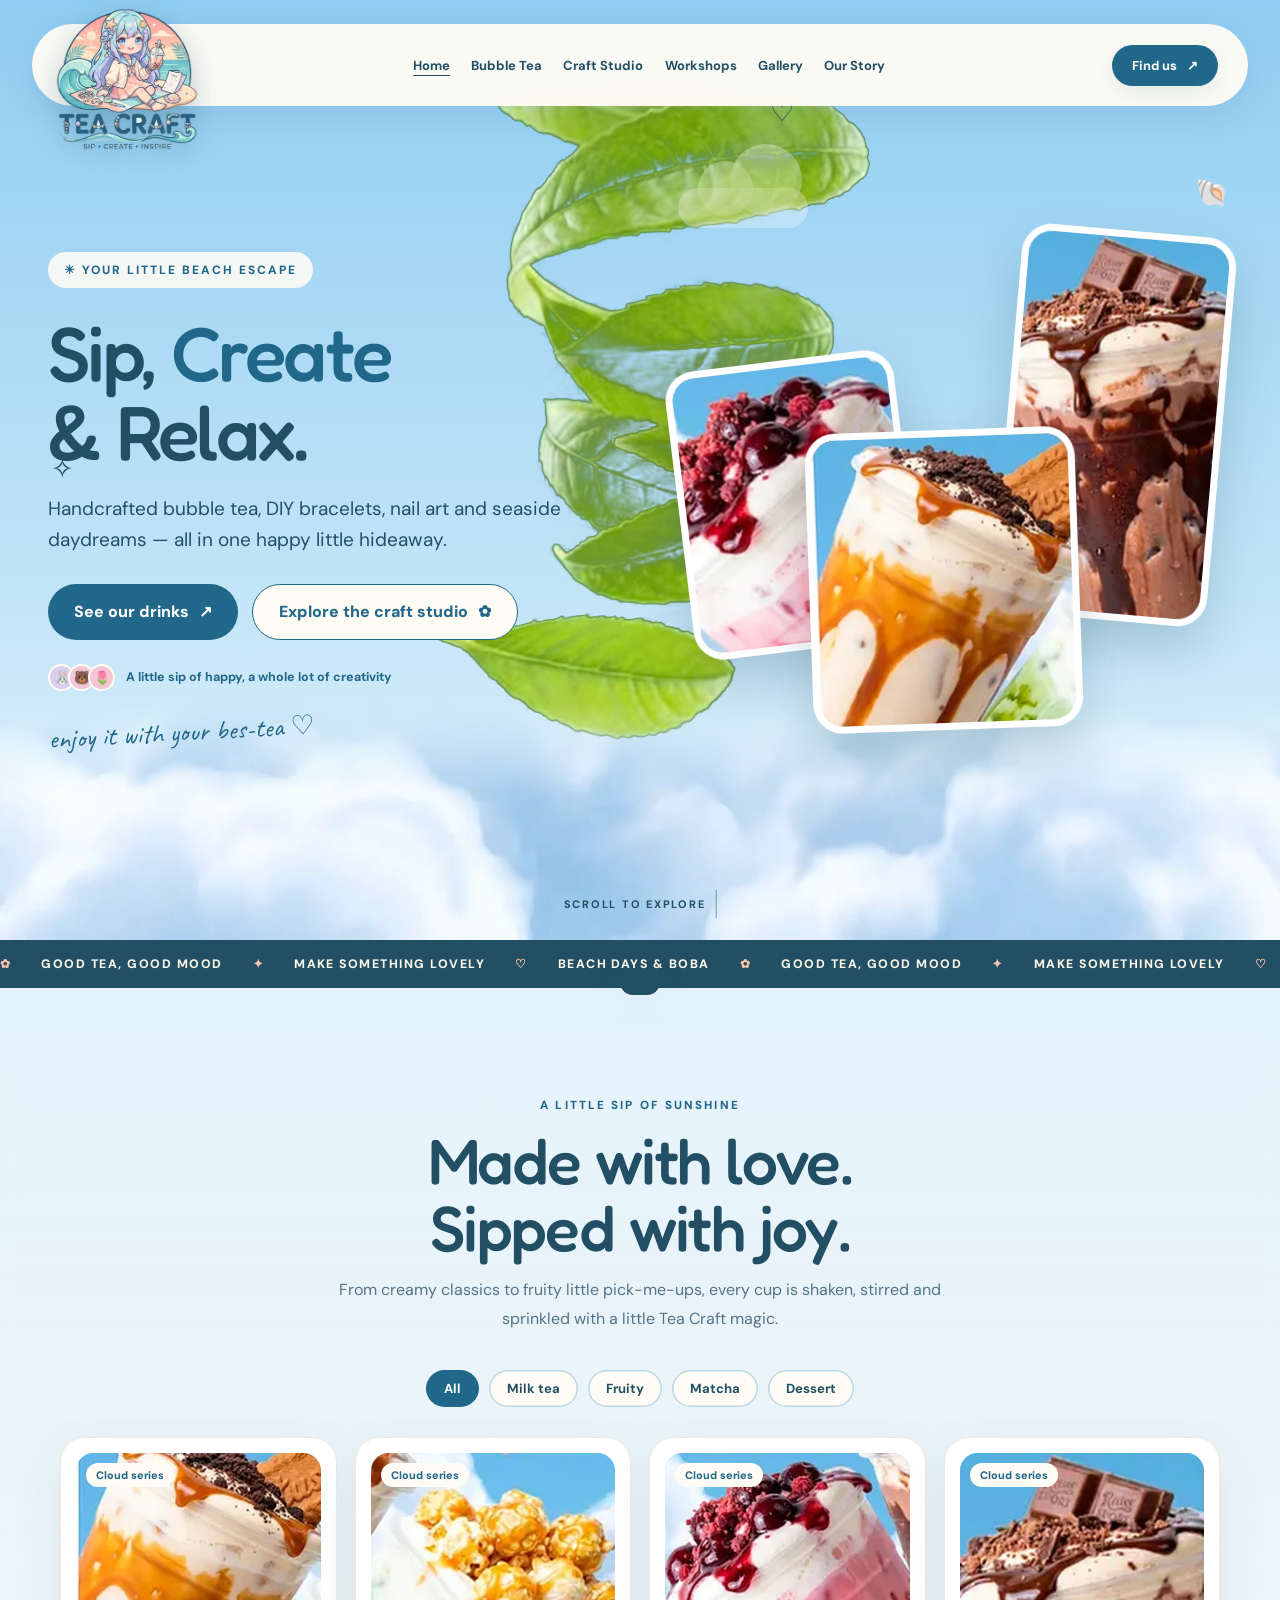
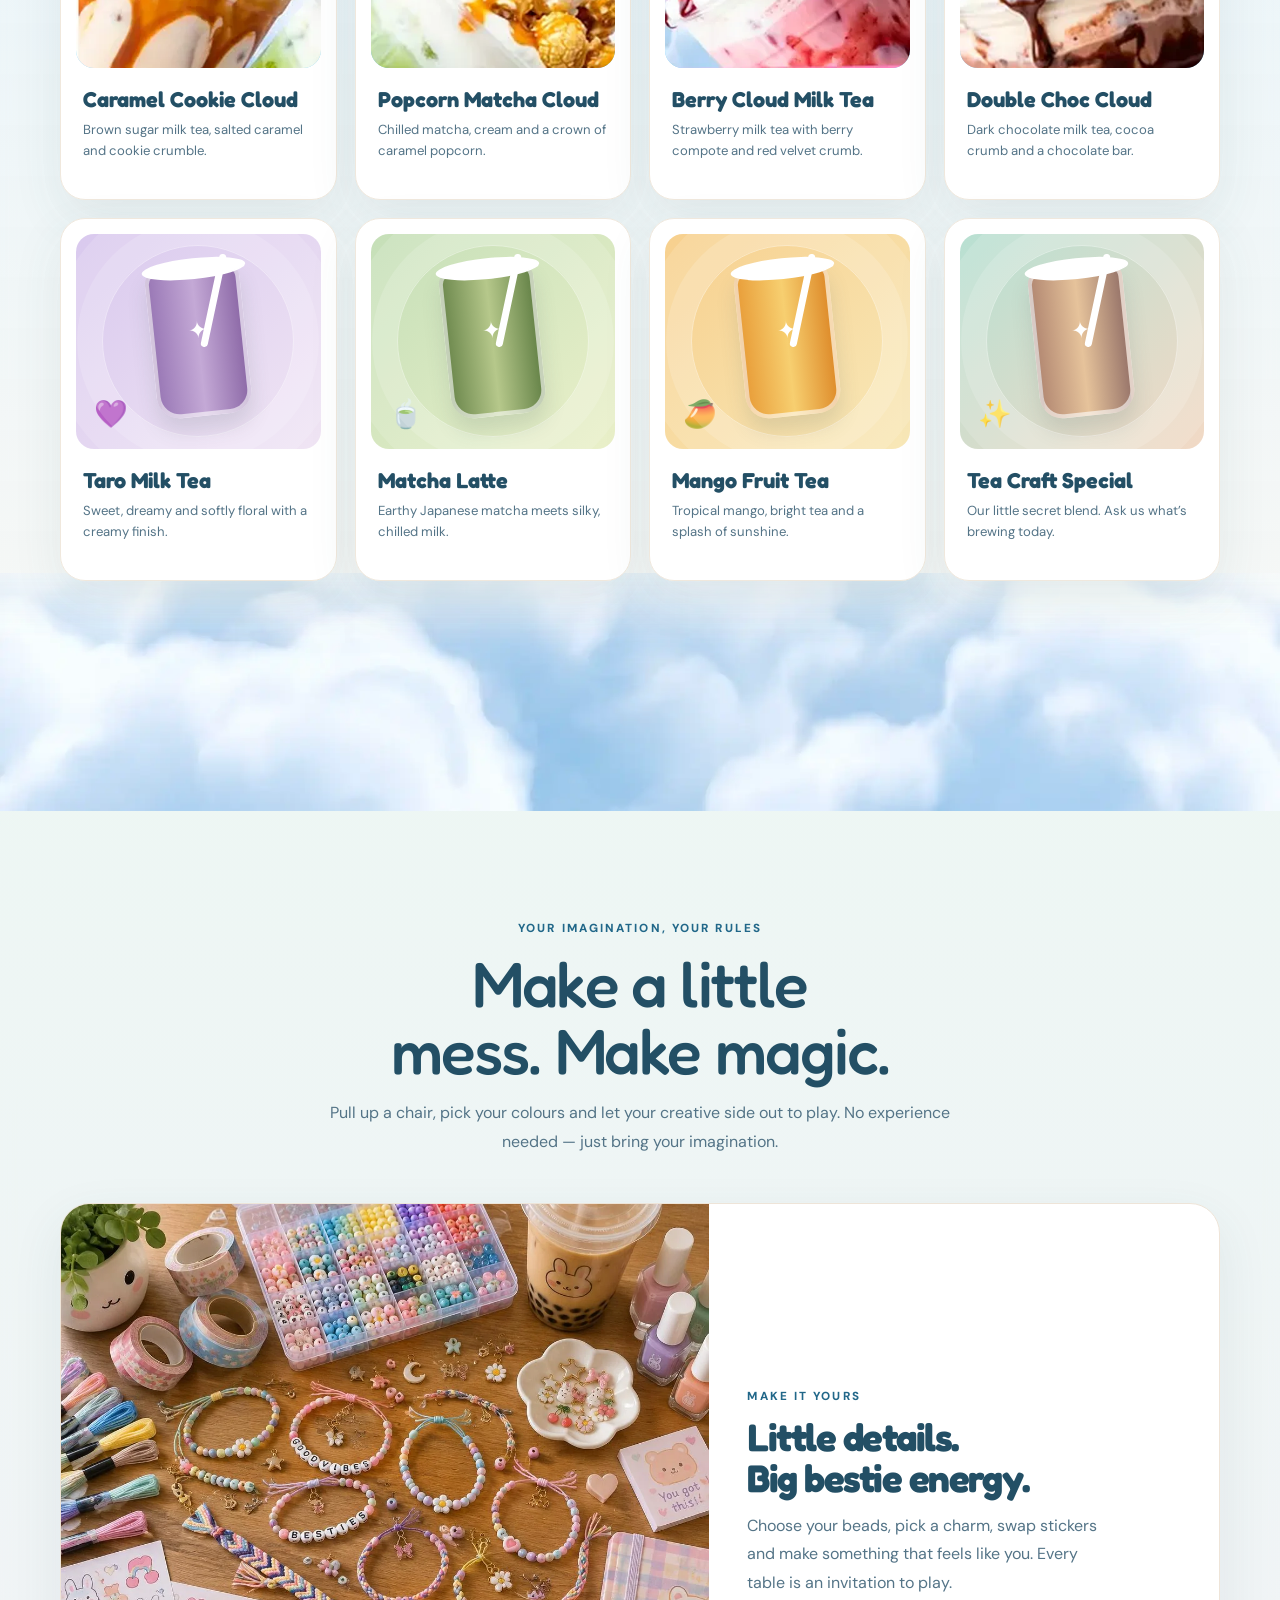
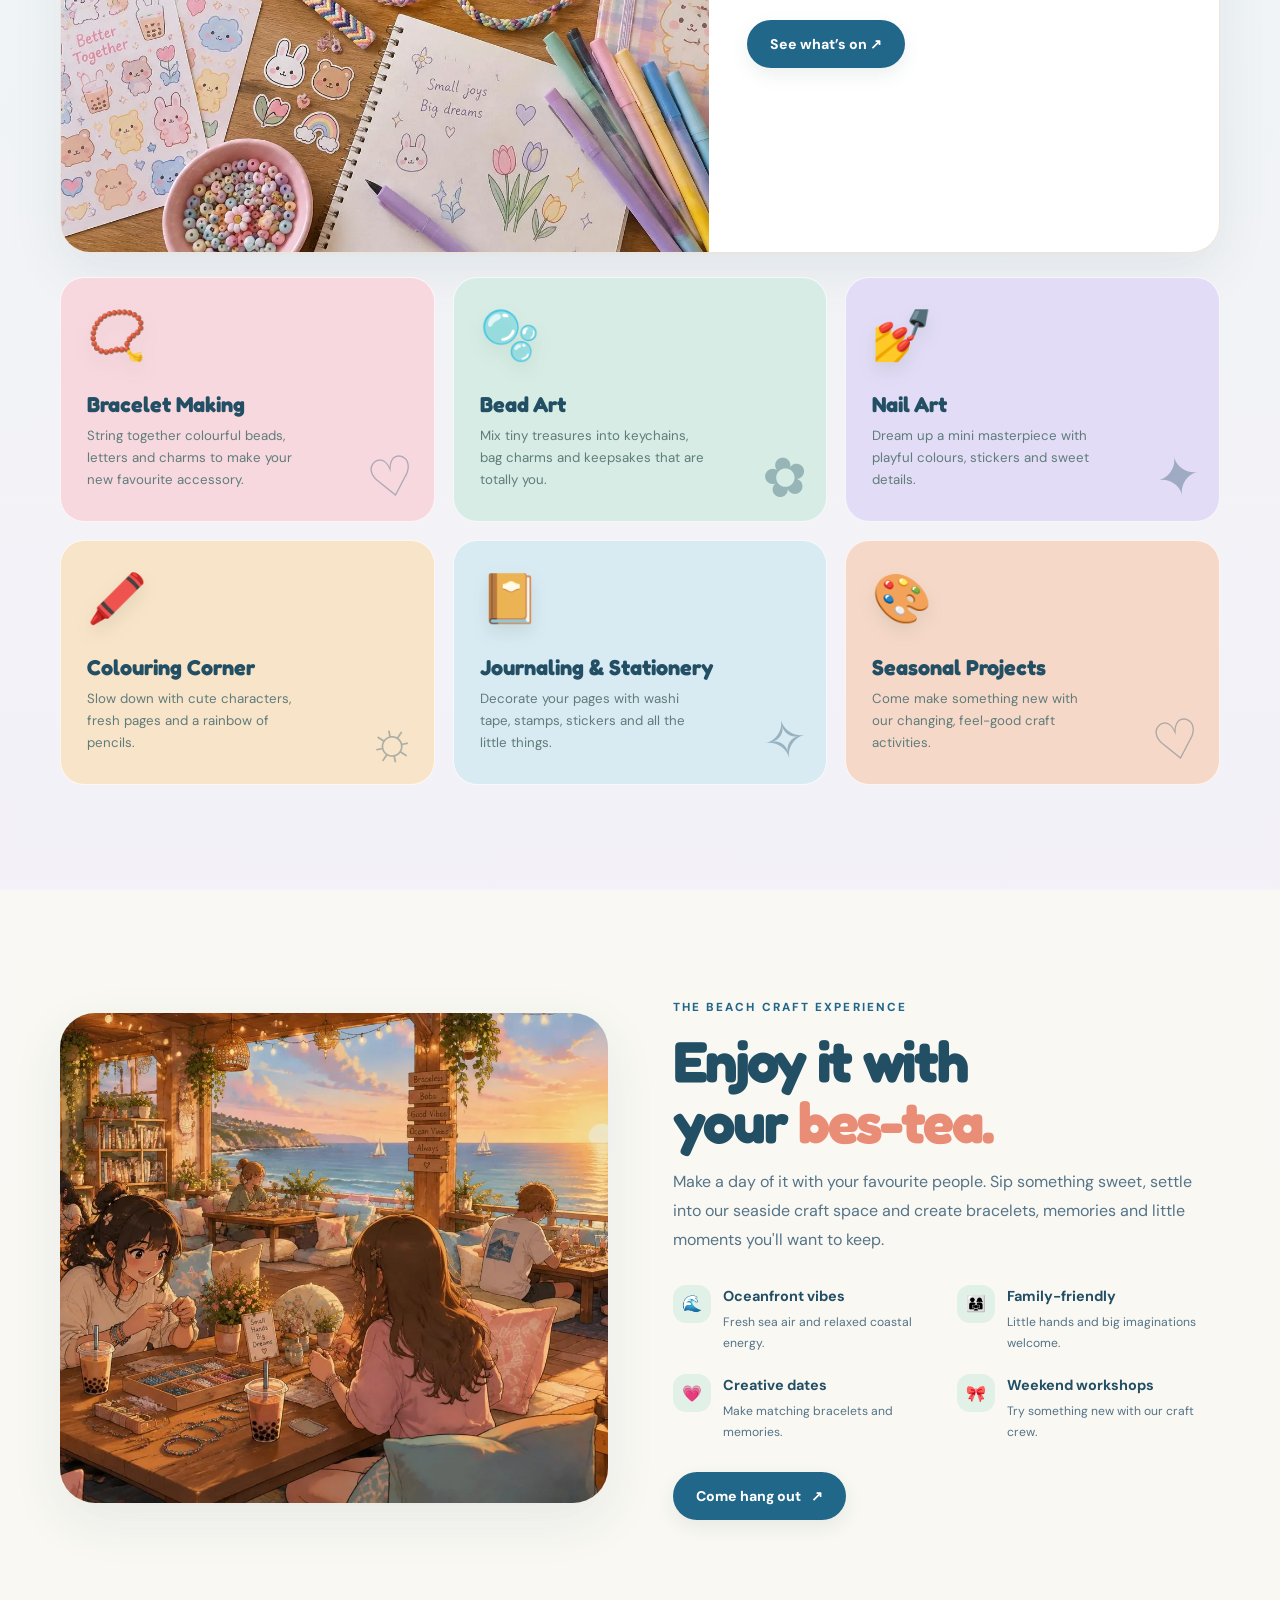
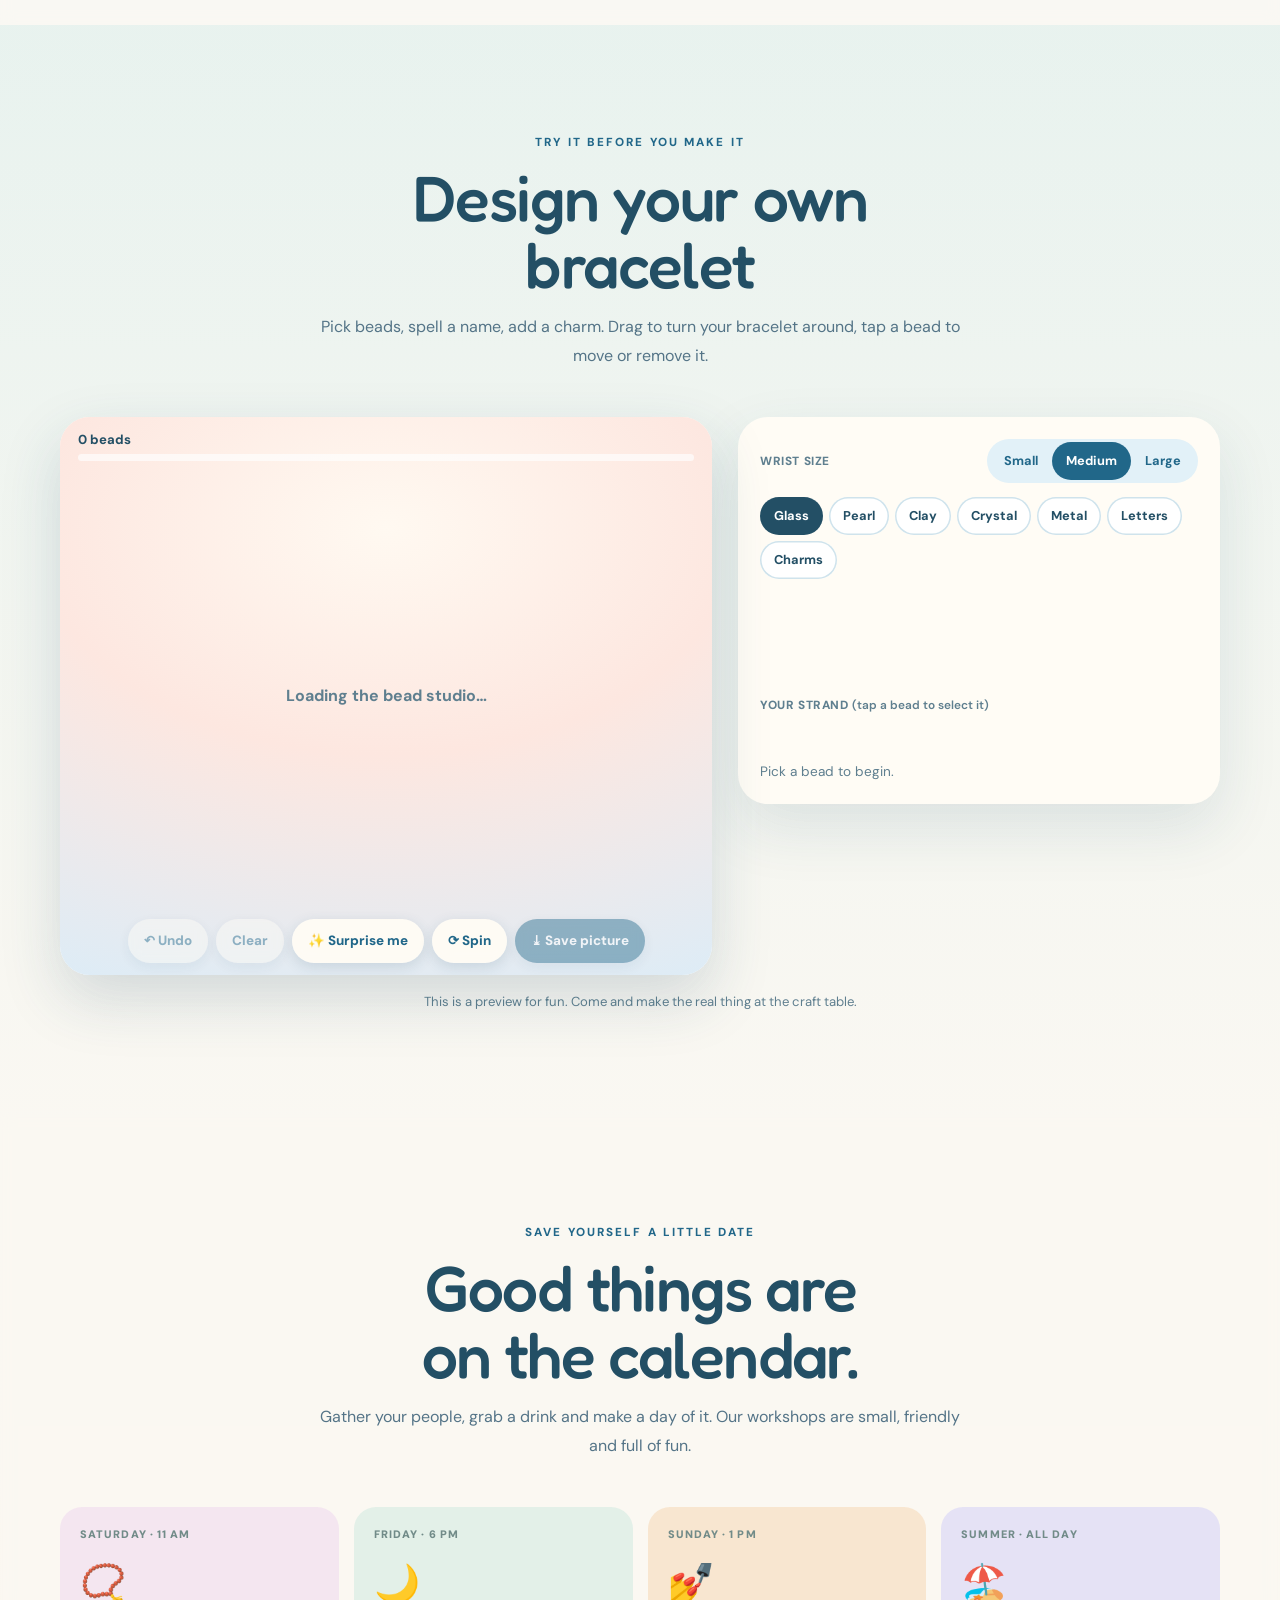
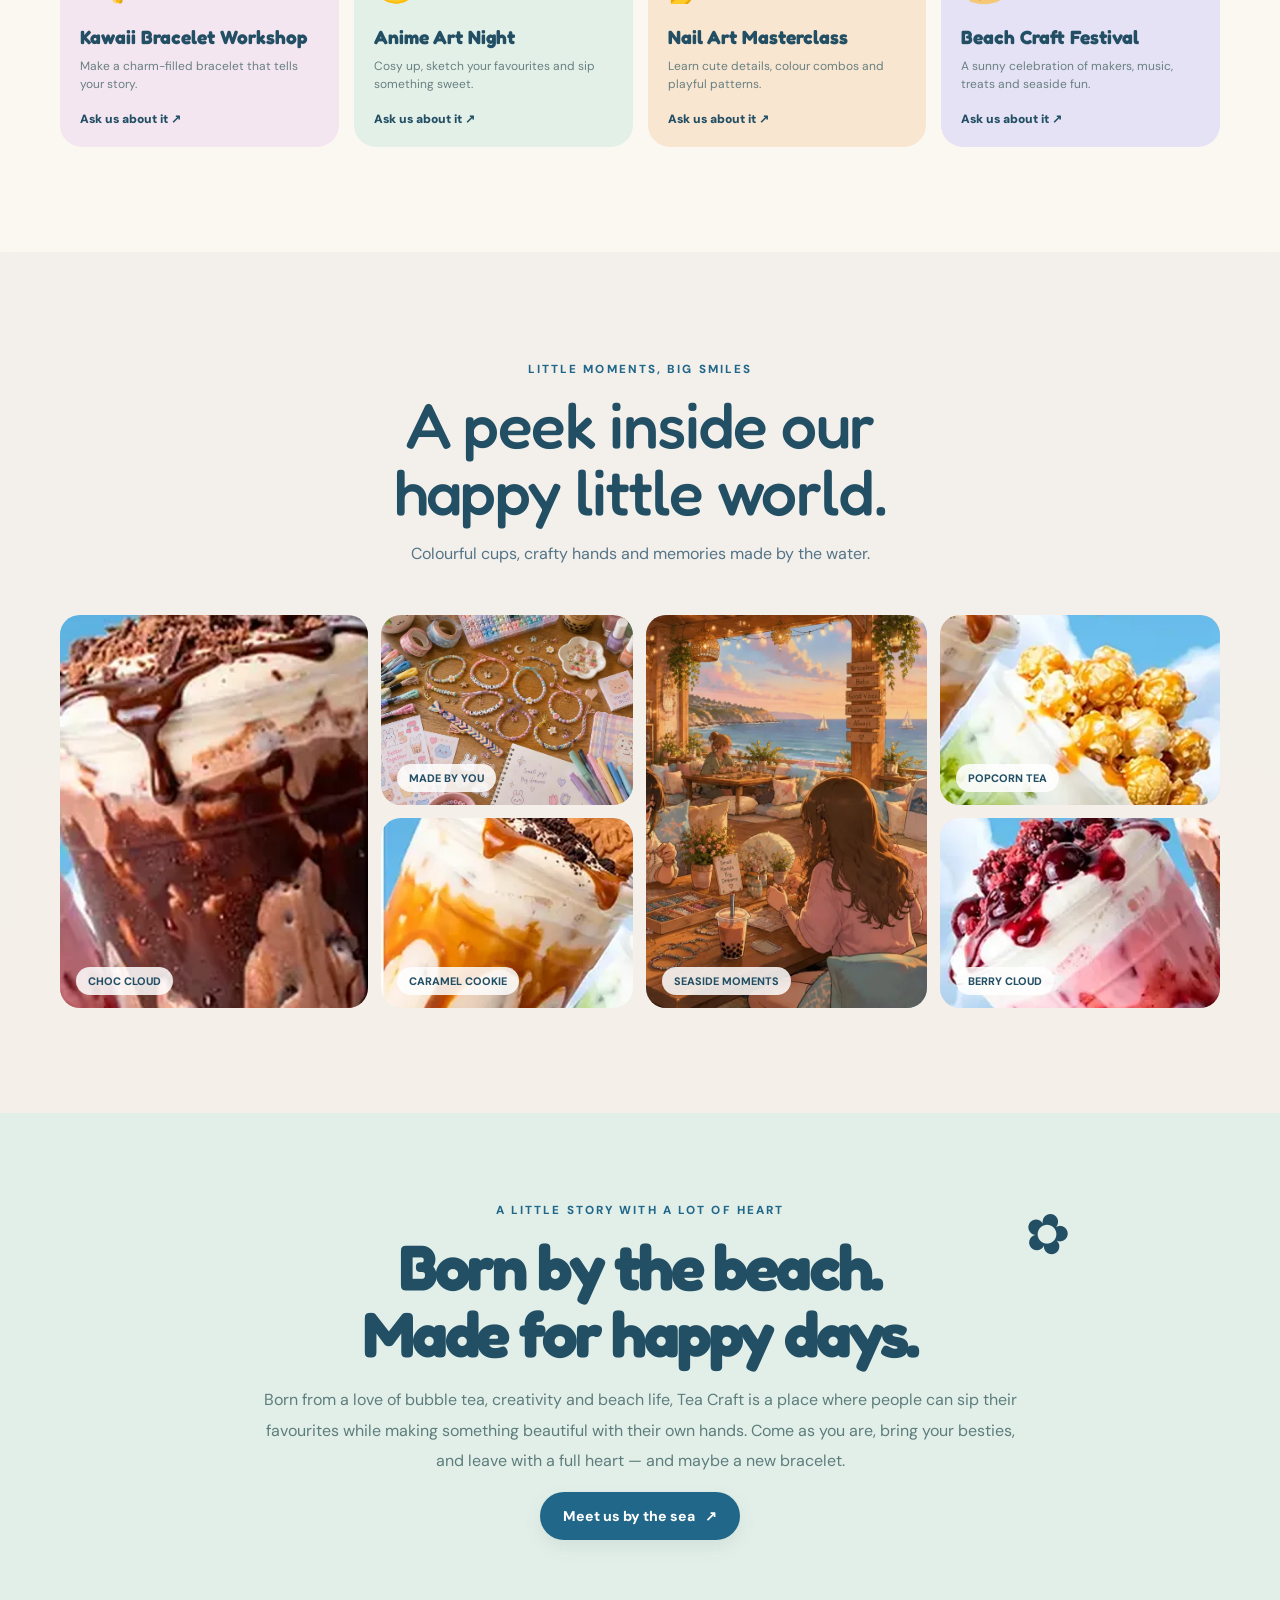
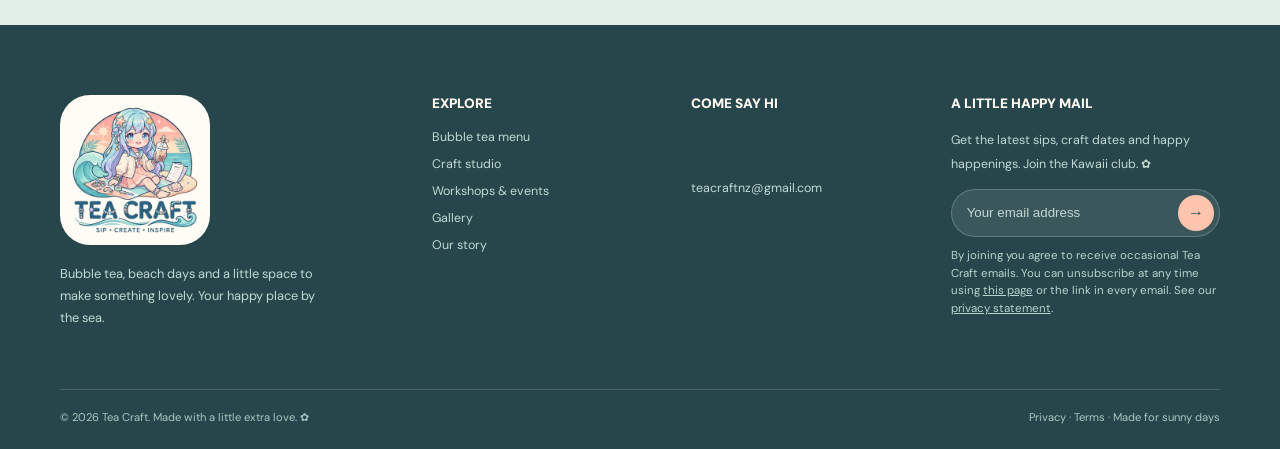
<file: index.html>
<!DOCTYPE html>
<html lang="en-NZ">
<head>
<meta charset="UTF-8"><meta name="viewport" content="width=device-width, initial-scale=1.0">
<meta name="theme-color" content="#fff8ee">
<meta name="description" content="Tea Craft — handcrafted bubble tea, beachside creativity, friendship bracelets and little moments of magic by the sea.">
<meta name="robots" content="index,follow">
<meta property="og:type" content="website">
<meta property="og:site_name" content="Tea Craft">
<meta property="og:title" content="Tea Craft — Sip, Create & Relax">
<meta property="og:description" content="Handcrafted bubble tea, DIY crafts and seaside good vibes. Bring your bes-tea.">
<meta name="twitter:card" content="summary_large_image">
<meta name="color-scheme" content="light">
<title>Tea Craft — Sip, Create & Relax</title>
<link rel="stylesheet" href="assets/fonts.css"><link rel="preload" as="font" type="font/woff2" href="assets/fonts/fredoka-latin-wght-normal.woff2" crossorigin><link rel="preload" as="font" type="font/woff2" href="assets/fonts/dm-sans-latin-wght-normal.woff2" crossorigin>
<style>
:root{--ink:#26464b;--muted:#668084;--cream:#fff8ee;--sand:#f3dfc4;--sea:#bce7e1;--blue:#8bcbd4;--peach:#ffc4ad;--pink:#f4c6d5;--lilac:#d9d0f1;--green:#b8d8bd;--coral:#f28f76;--shadow:0 18px 50px #315c5b18;--serif:'Playfair Display',Georgia,serif;--sans:'DM Sans',sans-serif}
*{box-sizing:border-box}html{scroll-behavior:smooth}body{margin:0;background:var(--cream);color:var(--ink);font-family:var(--sans);overflow-x:hidden}a{color:inherit;text-decoration:none}button{font:inherit;cursor:pointer}.wrap{width:min(1160px,calc(100% - 48px));margin:auto}.eyebrow{font-size:.73rem;font-weight:800;letter-spacing:.18em;text-transform:uppercase;color:#6d9b96}.section{padding:105px 0;position:relative}.section-head{max-width:650px;margin:0 auto 46px;text-align:center}.section-head h2{font:700 clamp(2.3rem,5vw,4rem)/1.05 var(--serif);margin:13px 0 15px;letter-spacing:-.04em}.section-head p{color:var(--muted);line-height:1.8;margin:0}.btn{display:inline-flex;align-items:center;gap:10px;border:0;border-radius:999px;padding:15px 23px;font-weight:800;font-size:.88rem;transition:.25s;box-shadow:0 7px 18px #345d5a18}.btn:hover{transform:translateY(-4px);box-shadow:0 13px 25px #345d5a25}.btn-dark{background:var(--ink);color:white}.btn-light{background:#fff;color:var(--ink)}.btn-outline{background:transparent;border:1px solid #6b9290;color:var(--ink);box-shadow:none}.pill{display:inline-flex;align-items:center;gap:8px;padding:8px 13px;border-radius:30px;background:#ffffffb8;border:1px solid #ffffffb8;font-size:.74rem;font-weight:800;letter-spacing:.04em}.nav{height:82px;display:flex;align-items:center;justify-content:space-between;position:absolute;z-index:20;top:0;left:0;right:0;padding:0 max(24px,calc((100vw - 1160px)/2));}.logo{display:flex;align-items:center;gap:10px;font-weight:900;font-size:1.25rem;letter-spacing:-.05em}.logo-mark{width:38px;height:38px;border-radius:13px;background:var(--coral);display:grid;place-items:center;color:white;transform:rotate(-7deg);font-size:20px;box-shadow:0 5px 12px #e88c7370}.navlinks{display:flex;gap:25px;font-size:.8rem;font-weight:700;color:#42666a}.navlinks a{position:relative}.navlinks a:after{content:'';height:2px;background:var(--coral);position:absolute;left:0;right:100%;bottom:-7px;transition:.2s}.navlinks a:hover:after{right:0}.nav-cta{padding:12px 18px;font-size:.8rem}.menu-toggle{display:none;border:0;background:#fff;border-radius:50%;width:43px;height:43px;color:var(--ink);font-size:20px}
/* HERO */
.hero{min-height:780px;height:100svh;max-height:950px;position:relative;overflow:hidden;display:flex;align-items:center;padding-top:70px;background:linear-gradient(180deg,#d9f2ef 0%,#eaf6ed 42%,#f9dfc4 100%)}.hero:before{content:'';position:absolute;inset:0;background:radial-gradient(ellipse at 15% 20%,#fff9 0 8%,transparent 28%),radial-gradient(ellipse at 80% 18%,#fff8 0 7%,transparent 25%)}.hero-inner{position:relative;z-index:5;display:grid;grid-template-columns:1fr .95fr;align-items:center;gap:35px;padding-top:35px}.hero-copy{max-width:570px}.hero h1{font:800 clamp(3.4rem,6.5vw,6.3rem)/.98 var(--serif);letter-spacing:-.065em;margin:23px 0 20px;color:#24474b}.hero h1 em{font-style:normal;color:#e98d76;position:relative;white-space:nowrap}.hero-copy>p{max-width:490px;color:#547478;font-size:1.05rem;line-height:1.8;margin:0 0 28px}.hero-actions{display:flex;gap:12px;flex-wrap:wrap}.hero-note{display:flex;align-items:center;gap:11px;margin-top:28px;color:#658487;font-size:.78rem;font-weight:700}.mini-faces{display:flex}.mini-faces span{width:27px;height:27px;border-radius:50%;display:grid;place-items:center;border:2px solid var(--cream);margin-left:-7px;background:var(--pink);font-size:13px}.mini-faces span:first-child{margin-left:0;background:var(--lilac)}.hero-art{height:540px;position:relative;display:grid;place-items:center}.sun{position:absolute;width:310px;height:310px;border-radius:50%;background:#ffdfaa;top:18px;right:50px;box-shadow:0 0 0 25px #ffedce66,0 0 0 55px #fff1d855}.island{position:absolute;bottom:38px;width:112%;height:225px;left:-6%;background:linear-gradient(180deg,#f4d6af,#eac39a);border-radius:50% 50% 0 0/32% 32% 0 0;box-shadow:inset 0 15px #fff4}.ocean{position:absolute;bottom:0;left:-20%;width:145%;height:135px;background:#83cbd0;border-radius:50% 50% 0 0/26% 26% 0 0;opacity:.92}.ocean:before,.ocean:after{content:'';position:absolute;left:0;width:100%;height:30px;border-top:5px solid #d8f5e8;border-radius:50%;top:20px}.ocean:after{top:55px;left:10%;border-color:#ffffff8c}.palm{position:absolute;bottom:158px;right:15px;width:145px;height:250px;z-index:2}.palm:before{content:'';position:absolute;width:13px;height:190px;background:#a97955;bottom:0;left:68px;transform:rotate(9deg);border-radius:100%}.palm i{position:absolute;width:100px;height:35px;background:#75a98c;border-radius:100% 0 100% 0;top:20px;left:48px;transform-origin:0 100%;box-shadow:0 0 0 1px #75a98c}.palm i:nth-child(1){transform:rotate(-42deg)}.palm i:nth-child(2){transform:rotate(-5deg) scaleX(1.1)}.palm i:nth-child(3){transform:rotate(34deg)}.palm i:nth-child(4){transform:rotate(75deg) scaleX(.85)}.palm i:nth-child(5){transform:rotate(-75deg) scaleX(.8)}.drink-hero{position:absolute;z-index:4;width:225px;height:315px;bottom:86px;left:24%;transform:rotate(-8deg);filter:drop-shadow(0 20px 18px #3d6e5a35);animation:bob 5s ease-in-out infinite}.cup{position:absolute;bottom:0;left:20px;width:180px;height:235px;background:linear-gradient(110deg,#f5c4a4,#ffe1bd 45%,#e9a98b);border:5px solid #fff9;border-radius:25px 25px 45px 45px;overflow:hidden}.cup:before{content:'';position:absolute;top:0;left:0;width:100%;height:20px;background:#fff9}.cup:after{content:'TEA CRAFT';position:absolute;left:0;right:0;top:90px;text-align:center;font-size:15px;letter-spacing:2px;font-weight:900;color:#fff}.lid{position:absolute;bottom:225px;left:12px;width:196px;height:28px;border-radius:50%;background:#f9f1e7;border:5px solid white;z-index:2}.straw{position:absolute;z-index:3;width:13px;height:145px;background:#f28f76;top:0;left:110px;transform:rotate(8deg);border:3px solid #fff;border-radius:8px}.pearls{position:absolute;bottom:0;left:0;right:0;height:85px;background:radial-gradient(circle at 15% 65%,#664638 0 8px,transparent 9px),radial-gradient(circle at 32% 80%,#664638 0 9px,transparent 10px),radial-gradient(circle at 50% 58%,#664638 0 8px,transparent 9px),radial-gradient(circle at 72% 80%,#664638 0 10px,transparent 11px),radial-gradient(circle at 88% 56%,#664638 0 8px,transparent 9px)}.character{position:absolute;z-index:6;bottom:95px;right:27%;font-size:90px;filter:drop-shadow(0 10px 7px #6c7c5a25);animation:bob 4s ease-in-out infinite reverse}.float{position:absolute;z-index:7;font-size:27px;animation:drift 7s ease-in-out infinite}.f1{top:60px;left:12%}.f2{top:175px;right:4%;animation-delay:-2s}.f3{top:48%;left:4%;animation-delay:-4s}.f4{top:10%;right:38%;animation-delay:-1s}.cloud{position:absolute;width:130px;height:40px;background:#fff9;border-radius:40px;top:20%;left:53%;animation:cloud 24s linear infinite}.cloud:before,.cloud:after{content:'';position:absolute;background:inherit;border-radius:50%;bottom:12px}.cloud:before{width:55px;height:55px;left:20px}.cloud:after{width:72px;height:72px;left:52px}.scroll-cue{position:absolute;bottom:22px;left:50%;transform:translateX(-50%);font-size:.68rem;font-weight:800;letter-spacing:.16em;color:#47787b;display:flex;align-items:center;gap:10px}.scroll-cue:after{content:'';width:1px;height:28px;background:#6c9b9a}
@keyframes bob{50%{transform:translateY(-13px) rotate(-5deg)}}@keyframes drift{0%,100%{transform:translateY(0) rotate(-8deg)}50%{transform:translateY(-22px) rotate(9deg)}}@keyframes cloud{from{transform:translateX(-60px)}to{transform:translateX(250px)}}
/* ticker */.ticker{background:var(--ink);color:#fdf7e9;padding:16px 0;overflow:hidden;white-space:nowrap;font-weight:800;font-size:.77rem;letter-spacing:.12em}.ticker-track{display:inline-flex;gap:30px;animation:marquee 28s linear infinite}.ticker span{color:#ffc4ad}@keyframes marquee{to{transform:translateX(-50%)}}
/* drinks */
.drinks{background:#fffaf3}.drink-grid{display:grid;grid-template-columns:repeat(3,1fr);gap:20px}.drink-card{background:white;border:1px solid #f0e8dd;border-radius:25px;padding:15px;box-shadow:var(--shadow);transition:.3s;position:relative;overflow:hidden}.drink-card:hover{transform:translateY(-8px) rotate(-.5deg)}.drink-visual{height:215px;border-radius:18px;display:grid;place-items:center;position:relative;overflow:hidden}.drink-visual:after{content:'';position:absolute;width:190px;height:190px;border:1px solid #ffffff70;border-radius:50%;box-shadow:0 0 0 25px #ffffff25,0 0 0 50px #ffffff20}.drink-visual .cup-mini{height:150px;width:95px;border-radius:15px 15px 23px 23px;border:4px solid #fff9;position:relative;z-index:1;box-shadow:0 13px 20px #435d5d25;transform:rotate(-6deg)}.cup-mini:before{content:'';position:absolute;top:-12px;left:-6px;width:100px;height:17px;border-radius:50%;background:#fff;border:2px solid #fff}.cup-mini:after{content:'✦';position:absolute;top:45px;left:34px;color:#fff;font-size:23px}.drink-visual .straw-mini{position:absolute;z-index:2;width:7px;height:95px;top:19px;left:55%;background:#fff;border-radius:8px;transform:rotate(12deg)}.drink-visual .boba-mini{position:absolute;bottom:18px;left:18px;font-size:27px}.drink-info{padding:18px 7px 8px}.drink-info h3{font:700 1.35rem var(--serif);margin:0 0 7px}.drink-info p{font-size:.82rem;color:var(--muted);line-height:1.6;margin:0 0 15px}.drink-bottom{display:flex;justify-content:space-between;align-items:center}.price{font-weight:900;color:#dc866f}.add{border:0;border-radius:50%;width:38px;height:38px;background:#e4f2e9;color:#477d70;font-size:20px;transition:.2s}.add:hover{background:var(--ink);color:#fff;transform:rotate(90deg)}

/* Tea Craft supplied-photo storytelling */
.craft-showcase{display:grid;grid-template-columns:1.12fr .88fr;gap:0;overflow:hidden;border-radius:30px;background:#fff;border:1px solid #eee4d8;box-shadow:var(--shadow);margin:0 0 24px;min-height:330px}
.craft-showcase>img{width:100%;height:100%;min-height:330px;object-fit:cover;display:block}
.craft-showcase-copy{padding:38px;display:flex;flex-direction:column;align-items:flex-start;justify-content:center}
.craft-showcase-copy h3{font:700 clamp(1.8rem,3vw,2.7rem)/1.06 var(--serif);letter-spacing:-.04em;margin:13px 0}
.craft-showcase-copy p{color:var(--muted);line-height:1.8;margin:0 0 22px;max-width:360px}
.experience-photo{min-height:490px;background:#ead4bc}
.experience-photo img{position:absolute;inset:0;width:100%;height:100%;object-fit:cover;display:block;transition:transform .8s}
.experience-photo:hover img{transform:scale(1.035)}
.experience-copy h2 em{font-style:normal;color:#e98d76}
.gallery-tile img{position:absolute;inset:0;width:100%;height:100%;object-fit:cover;transition:transform .65s}
.gallery-tile:hover img{transform:scale(1.06)}
.gallery-tile span{z-index:2}
@media(max-width:680px){.craft-showcase{grid-template-columns:1fr}.craft-showcase>img{min-height:230px;height:230px}.craft-showcase-copy{padding:26px}.experience-photo{min-height:360px}}

/* crafts */
.crafts{background:linear-gradient(180deg,#eff8f1,#f7f0fa)}.craft-grid{display:grid;grid-template-columns:repeat(3,1fr);gap:18px}.craft-card{min-height:245px;padding:26px;border-radius:24px;position:relative;overflow:hidden;transition:.3s;border:1px solid #ffffffb8}.craft-card:hover{transform:translateY(-7px)}.craft-card .emoji{font-size:48px;display:block;margin-bottom:24px;filter:drop-shadow(0 8px 8px #536c5a20)}.craft-card h3{font:700 1.35rem var(--serif);margin:0 0 8px}.craft-card p{color:#5f7c7b;font-size:.83rem;line-height:1.65;max-width:230px;margin:0}.craft-card:after{content:attr(data-sticker);position:absolute;right:18px;bottom:8px;font-size:54px;opacity:.35;transform:rotate(-12deg)}.c1{background:#f8d8df}.c2{background:#d6ece4}.c3{background:#e2dcf6}.c4{background:#f8e4c8}.c5{background:#d8eaf2}.c6{background:#f6d8c8}
/* feature */
.experience{background:#fffaf3}.experience-grid{display:grid;grid-template-columns:1fr 1fr;gap:65px;align-items:center}.experience-art{min-height:490px;border-radius:35px;position:relative;overflow:hidden;background:linear-gradient(160deg,#a6d8d0,#d9efdb 55%,#f5c9a6);box-shadow:var(--shadow)}.experience-art .beach-sun{position:absolute;width:170px;height:170px;border-radius:50%;background:#ffe2ad;top:48px;right:60px;box-shadow:0 0 0 20px #fff2}.experience-art .horizon{position:absolute;bottom:0;left:-10%;width:120%;height:48%;background:#f1d5b0;border-radius:50% 50% 0 0/25% 25% 0 0}.experience-art .sea{position:absolute;bottom:0;height:27%;width:120%;left:-10%;background:#86c9cb;border-radius:50% 50% 0 0/28% 28% 0 0}.beach-table{position:absolute;z-index:3;bottom:75px;left:16%;width:67%;height:125px;border-radius:50%;background:#c18c65;box-shadow:0 20px 0 #a97554}.beach-table:before{content:'🧋  ✂️  🌸';position:absolute;top:20px;left:22%;font-size:32px}.beach-table:after{content:'';position:absolute;width:12px;height:100px;background:#986b4d;left:48%;top:90px;box-shadow:80px 0 #986b4d,-80px 0 #986b4d}.beach-character{position:absolute;z-index:4;bottom:150px;right:12%;font-size:85px;filter:drop-shadow(0 8px 8px #5d756333)}.feature-list{display:grid;grid-template-columns:1fr 1fr;gap:22px;margin:30px 0}.feature{display:flex;gap:12px;align-items:flex-start}.feature-icon{width:38px;height:38px;flex:0 0 38px;border-radius:13px;background:#e2f1e8;display:grid;place-items:center}.feature strong{display:block;font-size:.9rem;margin:2px 0 5px}.feature small{color:var(--muted);font-size:.76rem;line-height:1.5}.experience-copy h2{font:700 clamp(2.3rem,4.5vw,3.7rem)/1.05 var(--serif);letter-spacing:-.04em;margin:15px 0}.experience-copy>p{color:var(--muted);line-height:1.8}
/* builder */.builder{background:#e5f2ec}.builder-grid{display:grid;grid-template-columns:.95fr 1.05fr;gap:55px;align-items:center}.builder-copy h2{font:700 clamp(2.5rem,5vw,4rem)/1.04 var(--serif);letter-spacing:-.05em;margin:14px 0}.builder-copy p{color:var(--muted);line-height:1.8}.builder-box{background:#fff;border-radius:28px;padding:28px;box-shadow:var(--shadow)}.builder-preview{height:170px;border-radius:20px;background:linear-gradient(130deg,#f7dce2,#d9e9f1);display:grid;place-items:center;position:relative;overflow:hidden;margin-bottom:22px}.bracelet{width:125px;height:125px;border-radius:50%;border:13px dotted #e98f87;transform:rotate(-15deg);filter:drop-shadow(0 10px 8px #536b5b25);transition:.3s}.bracelet:after{content:'✦';position:absolute;left:47px;top:38px;color:#fff;font-size:25px}.builder-controls{display:grid;grid-template-columns:1fr 1fr;gap:17px}.control label{display:block;font-size:.75rem;font-weight:800;margin-bottom:9px}.swatches{display:flex;gap:9px}.swatch{width:28px;height:28px;border:3px solid white;outline:1px solid #d8ded9;border-radius:50%;cursor:pointer}.swatch.active{outline:2px solid var(--ink)}.charm-select{width:100%;border:1px solid #e6e9e3;background:#f8faf7;padding:10px;border-radius:10px;color:var(--ink)}.builder-result{font-size:.78rem;color:var(--muted);margin:17px 0 0}
/* workshops */.workshops{background:#fffaf3}.event-grid{display:grid;grid-template-columns:repeat(4,1fr);gap:15px}.event{border-radius:22px;padding:20px;background:#f4e6f0;min-height:235px;display:flex;flex-direction:column;transition:.3s}.event:nth-child(2){background:#e3f0e8}.event:nth-child(3){background:#f8e6d0}.event:nth-child(4){background:#e5e2f5}.event:hover{transform:translateY(-6px)}.event-date{font-size:.68rem;letter-spacing:.1em;font-weight:900;color:#718b88}.event .event-emoji{font-size:37px;margin:18px 0}.event h3{font:700 1.2rem var(--serif);margin:0 0 8px}.event p{font-size:.75rem;color:#698082;line-height:1.5;margin:0}.event a{font-size:.75rem;font-weight:900;margin-top:auto;padding-top:18px}
/* gallery */.gallery{background:#f4eee7}.gallery-grid{display:grid;grid-template-columns:1.1fr .9fr 1fr 1fr;grid-template-rows:190px 190px;gap:13px}.gallery-tile{border-radius:20px;overflow:hidden;position:relative;display:grid;place-items:center;font-size:65px;transition:.3s}.gallery-tile:hover{transform:scale(1.025)}.gallery-tile span{position:absolute;bottom:13px;left:16px;background:#ffffffd9;padding:7px 12px;border-radius:20px;font-size:.68rem;font-weight:800;color:var(--ink)}.g1{grid-row:span 2;background:linear-gradient(140deg,#b5dfd9,#f4d2ba)}.g2{background:linear-gradient(140deg,#f3c5d4,#f7e4cc)}.g3{grid-row:span 2;background:linear-gradient(140deg,#d9d1f1,#b6d8d2)}.g4{background:linear-gradient(140deg,#f6dbb9,#f1bba7)}.g5{background:linear-gradient(140deg,#c6e4d5,#d9eaf0)}.g6{background:linear-gradient(140deg,#e4d9f2,#f4d6de)}
/* reviews */.reviews{background:#fffaf3}.review-grid{display:grid;grid-template-columns:repeat(3,1fr);gap:18px}.review{padding:25px;border-radius:23px;background:#fff;border:1px solid #f0e8dd;box-shadow:var(--shadow)}.stars{color:#eaa36e;letter-spacing:3px}.review blockquote{margin:15px 0 22px;color:#587276;line-height:1.75;font:italic 1rem/1.7 var(--serif)}.reviewer{display:flex;align-items:center;gap:11px;font-size:.8rem;font-weight:800}.avatar{width:39px;height:39px;border-radius:50%;display:grid;place-items:center;background:#f4d4dc;font-size:20px}.reviewer small{display:block;color:#91a09b;font-weight:500;margin-top:3px}
/* about/footer */.about{background:#d9eee6;padding:85px 0;text-align:center;overflow:hidden}.about-inner{max-width:760px;margin:auto;position:relative}.about h2{font:700 clamp(2.5rem,5vw,4.3rem)/1.05 var(--serif);letter-spacing:-.05em;margin:14px 0 18px}.about p{font-size:1rem;line-height:1.9;color:#5d7d7c}.about .stamp{font-size:55px;position:absolute;top:0;right:-50px;transform:rotate(15deg)}footer{background:#26464b;color:#fdf8ef;padding:70px 0 25px}.footer-grid{display:grid;grid-template-columns:1.5fr 1fr 1fr 1.2fr;gap:35px}.footer-brand p{max-width:260px;color:#c2d8d2;line-height:1.7;font-size:.8rem}.footer-title{font-weight:900;font-size:.85rem;margin-bottom:17px}.footer-links{display:grid;gap:11px;color:#c2d8d2;font-size:.78rem}.footer-links a:hover{color:#ffc4ad}.hours{font-size:.78rem;color:#c2d8d2;line-height:1.9}.newsletter{display:flex;margin-top:12px;background:#ffffff18;border:1px solid #ffffff35;border-radius:30px;padding:5px}.newsletter input{min-width:0;flex:1;background:transparent;border:0;padding:9px 10px;color:white;outline:0}.newsletter input::placeholder{color:#c2d8d2}.newsletter button{border:0;background:var(--peach);border-radius:50%;width:36px;height:36px;color:var(--ink)}.copyright{border-top:1px solid #ffffff26;margin-top:48px;padding-top:20px;display:flex;justify-content:space-between;color:#a9c6c0;font-size:.7rem}.socials{display:flex;gap:12px}.socials a,.socials span{width:30px;height:30px;display:grid;place-items:center;border-radius:50%;background:#ffffff18}.toast{position:fixed;bottom:25px;left:50%;transform:translate(-50%,120px);background:var(--ink);color:white;padding:13px 20px;border-radius:30px;z-index:50;box-shadow:var(--shadow);font-size:.82rem;transition:.35s}.toast.show{transform:translate(-50%,0)}.reveal{opacity:0;transform:translateY(25px);transition:opacity .7s,transform .7s}.reveal.visible{opacity:1;transform:none}
@media(max-width:900px){.navlinks{gap:14px}.nav-cta{display:none}.hero-inner{grid-template-columns:1fr 1fr}.hero-art{transform:scale(.9);transform-origin:center}.drink-grid{grid-template-columns:repeat(2,1fr)}.craft-grid{grid-template-columns:repeat(2,1fr)}.event-grid{grid-template-columns:repeat(2,1fr)}.experience-grid,.builder-grid{gap:30px}.footer-grid{grid-template-columns:1fr 1fr}}
@media(max-width:680px){.wrap{width:min(100% - 34px,520px)}.section{padding:75px 0}.nav{height:70px;padding:0 18px}.menu-toggle{display:block}.navlinks{display:none;position:absolute;top:64px;left:16px;right:16px;background:#fffdf8;padding:20px;border-radius:18px;box-shadow:var(--shadow);flex-direction:column;gap:18px}.navlinks.open{display:flex}.hero{height:auto;min-height:900px;max-height:none;align-items:flex-start;padding-top:115px}.hero-inner{grid-template-columns:1fr;gap:0}.hero-copy{max-width:100%;text-align:center}.hero h1{font-size:clamp(3.1rem,14vw,5rem)}.hero-copy>p{font-size:.93rem;margin-left:auto;margin-right:auto}.hero-actions{justify-content:center}.hero-note{justify-content:center}.hero-art{height:410px;margin-top:-8px;transform:scale(.88)}.sun{width:235px;height:235px;right:45px}.drink-hero{left:20%;transform:scale(.85) rotate(-8deg);transform-origin:bottom}.character{right:20%;font-size:70px}.palm{right:-5px;transform:scale(.8);transform-origin:bottom}.island{height:180px}.ocean{height:110px}.scroll-cue{bottom:10px}.drink-grid{grid-template-columns:1fr 1fr;gap:11px}.drink-card{padding:9px;border-radius:18px}.drink-visual{height:145px}.drink-visual .cup-mini{transform:scale(.8) rotate(-6deg)}.drink-info{padding:13px 5px 5px}.drink-info h3{font-size:1.05rem}.drink-info p{font-size:.72rem}.craft-grid{gap:11px}.craft-card{padding:19px;min-height:220px}.craft-card .emoji{font-size:38px;margin-bottom:16px}.craft-card h3{font-size:1.1rem}.craft-card p{font-size:.75rem}.experience-grid,.builder-grid{grid-template-columns:1fr}.experience-art{min-height:360px;order:2}.experience-copy{order:1}.feature-list{gap:15px}.builder-box{padding:18px}.event-grid{gap:10px}.event{padding:16px;min-height:230px}.event h3{font-size:1.05rem}.gallery-grid{grid-template-columns:1fr 1fr;grid-template-rows:150px 150px 150px}.g1,.g3{grid-row:span 2}.gallery-tile{font-size:48px}.review-grid{grid-template-columns:1fr}.footer-grid{grid-template-columns:1fr 1fr;gap:30px 20px}.footer-brand{grid-column:span 2}.copyright{gap:15px;flex-direction:column}.about .stamp{right:0;top:-45px;font-size:38px}}
@media(prefers-reduced-motion:reduce){*,*:before,*:after{animation-duration:.01ms!important;animation-iteration-count:1!important;scroll-behavior:auto!important;transition-duration:.01ms!important}.reveal{opacity:1;transform:none}}

.skip-link{position:fixed;z-index:1000;top:12px;left:12px;padding:12px 16px;background:#26464b;color:#fff;border-radius:12px;transform:translateY(-160%);transition:transform .2s}
.skip-link:focus{transform:translateY(0)}
:focus-visible{outline:3px solid #d66f58;outline-offset:4px}
@media(prefers-reduced-motion:reduce){html{scroll-behavior:auto}*,*::before,*::after{animation-duration:.01ms!important;animation-iteration-count:1!important;transition-duration:.01ms!important}}
.visually-hidden{position:absolute!important;width:1px;height:1px;padding:0;margin:-1px;overflow:hidden;clip:rect(0,0,0,0);white-space:nowrap;border:0}

/* Tea Craft visual direction — coastal editorial / anime seaside reference */
:root{--ink:#234f65;--muted:#547487;--cream:#fffcf5;--sea:#b9e0e7;--blue:#e2f1f8;--coral:#ee9c9e;--serif:'Fredoka',sans-serif}
body{background:#fffcf5;color:#234f65}
.nav{top:24px;left:50%;right:auto;transform:translateX(-50%);width:min(1344px,calc(100% - 64px));height:82px;padding:0 30px;background:rgba(255,252,245,.95);border-radius:100px;box-shadow:0 10px 32px rgba(35,79,101,.10);backdrop-filter:blur(14px)}
.logo{gap:10px;font-size:1rem;letter-spacing:0;color:#234f65}
.logo-mark{width:38px;height:38px;border-radius:50%;background:#e2f1f8;color:#234f65;box-shadow:none;transform:none;font-size:24px}
.logo-type{display:flex;flex-direction:column;line-height:1;gap:5px}.logo-type strong{font:500 29px/1 'Fredoka',sans-serif;letter-spacing:-.03em}.logo-type small{font:600 8px/1 'DM Sans',sans-serif;letter-spacing:2.4px;color:#216789}
.navlinks{gap:clamp(12px,1.65vw,24px);font-size:13px;color:#234f65}.navlinks a:first-child{text-decoration:underline;text-underline-offset:5px}
.nav-cta{background:#216789;color:#fff;padding:12px 20px}
.hero{height:940px;min-height:760px;max-height:940px;padding-top:120px;align-items:flex-start;background:#e2f1f8;isolation:isolate}
.hero:before{z-index:0;inset:0;background:linear-gradient(90deg,rgba(239,248,251,.96) 0%,rgba(239,248,251,.91) 33%,rgba(239,248,251,.58) 54%,rgba(239,248,251,.05) 76%),url('./assets/tea-craft-beach-cafe.webp') center right/cover no-repeat}
.hero:after{content:'';position:absolute;z-index:1;inset:0;pointer-events:none;background:linear-gradient(180deg,rgba(226,241,248,.08),transparent 66%,rgba(226,241,248,.18))}
.hero-inner{z-index:3;display:block;width:min(1264px,calc(100% - 96px));padding-top:100px;margin:0 auto}
.hero-copy{max-width:710px}.hero-copy .pill{background:rgba(255,252,245,.88);border:0;color:#216789;padding:10px 16px;letter-spacing:2px;font-size:12px}
.hero h1{font:500 clamp(3.6rem,6vw,5.1rem)/1.03 'Fredoka',sans-serif;letter-spacing:-.035em;color:#234f65;margin:25px 0 22px;max-width:710px}
.hero h1 em{color:#216789}.hero-copy>p{max-width:560px;font-size:19px;line-height:1.65;color:#234f65}
.hero-actions{gap:14px}.hero-actions .btn{height:56px;padding:0 26px;font-size:16px;box-shadow:none}.hero-actions .btn-dark{background:#216789}.hero-actions .btn-light{background:#fffcf5;border:1px solid #216789;color:#216789}
.hero-note{margin-top:24px;color:#216789}.bes-tea-note{font:400 27px/1.2 'Caveat',cursive;color:#216789;transform:rotate(-3deg);margin-top:25px;width:max-content}
.hero-art{display:none}.cloud{z-index:2;opacity:.5}.float{z-index:2}.scroll-cue{z-index:4;color:#234f65}
.section-head h2{font-family:'Fredoka',sans-serif;font-weight:500;letter-spacing:-.025em;color:#234f65}
.eyebrow{color:#216789}
.btn-dark{background:#216789}.logo:hover .logo-mark{transform:rotate(-8deg) scale(1.05)}
@media(max-width:900px){.nav{width:calc(100% - 32px);top:14px;height:70px;padding:0 18px}.navlinks{gap:13px}.navlinks a{font-size:11px}.nav-cta{display:none}.hero{height:auto;min-height:850px;padding-top:100px}.hero:before{background:linear-gradient(90deg,rgba(239,248,251,.96),rgba(239,248,251,.78) 65%,rgba(239,248,251,.2)),url('./assets/tea-craft-beach-cafe.webp') 62% center/cover no-repeat}.hero-inner{width:calc(100% - 56px);padding-top:100px}.hero-copy{max-width:620px}}
@media(max-width:680px){.nav{height:64px}.logo-type strong{font-size:25px}.menu-toggle{display:grid;place-items:center}.navlinks{display:none;position:absolute;top:72px;left:0;right:0;padding:18px;background:#fffcf5;border-radius:22px;box-shadow:0 12px 28px #234f6520;flex-direction:column;gap:18px}.navlinks.open{display:flex}.navlinks a{font-size:14px}.hero{min-height:780px;height:calc(100svh + 20px);max-height:900px}.hero:before{background:linear-gradient(180deg,rgba(239,248,251,.98) 0%,rgba(239,248,251,.93) 48%,rgba(239,248,251,.35) 100%),url('./assets/tea-craft-beach-cafe.webp') 61% bottom/auto 70% no-repeat}.hero-inner{width:calc(100% - 40px);padding-top:95px}.hero h1{font-size:clamp(3.2rem,13vw,4.5rem)}.hero-copy>p{font-size:16px;max-width:440px}.hero-actions{flex-direction:column;align-items:stretch;max-width:290px}.hero-actions .btn{justify-content:center}.bes-tea-note{font-size:24px}.hero-note{font-size:12px}}

:root{--cloud:url(assets/cloud.webp)}
html{scroll-padding-top:110px}
.nav{position:fixed}
.cart-btn{border:0;background:#fffcf5;color:#234f65;border-radius:999px;height:44px;padding:0 16px;font-weight:800;font-size:.85rem;display:inline-flex;align-items:center;gap:8px;box-shadow:inset 0 0 0 1.5px #216789;margin-left:10px}
.cart-btn b{background:#ee9c9e;color:#fff;border-radius:99px;min-width:22px;height:22px;display:grid;place-items:center;font-size:.72rem;padding:0 6px}
.cart-btn.bump{animation:bump .35s}@keyframes bump{40%{transform:scale(1.12)}}
/* sky hero built from the cloud photo */
.hero{background:linear-gradient(180deg,#8fcdf2 0%,#bfe3f7 55%,#e6f4fc 100%)}
.hero:before{background:var(--cloud) center bottom/100% auto no-repeat;z-index:1}
.hero:after{display:none}
.hero-inner{display:grid;grid-template-columns:1.05fr .95fr;align-items:center;gap:20px;z-index:3}
.hero-art{display:none}
.hero-cups{position:relative;height:560px}
.hc{position:absolute;border:7px solid #fff;border-radius:30px;box-shadow:0 24px 50px rgba(35,79,101,.22);object-fit:cover;animation:rise .9s cubic-bezier(.2,.8,.2,1) both}
.hc1{width:230px;height:290px;left:0;bottom:130px;transform:rotate(-7deg);z-index:2;animation-delay:.15s}
.hc2{width:215px;height:390px;right:10px;top:10px;transform:rotate(5deg);z-index:1;animation-delay:.3s}
.hc3{width:270px;height:300px;left:130px;bottom:50px;transform:rotate(-2deg);z-index:3;animation-delay:0s}
@keyframes rise{from{opacity:0;translate:0 70px}to{opacity:1;translate:0 0}}
/* menu */
.drinks{background:var(--cloud) center bottom/100% auto no-repeat,linear-gradient(180deg,#e3f2fb,#fffaf3 65%);padding-bottom:230px}
.drink-grid{grid-template-columns:repeat(4,1fr);gap:18px}
.drink-visual.photo:after{display:none}.drink-visual.photo{background:#7dd1fd}
.drink-visual img{position:absolute;inset:0;width:100%;height:100%;object-fit:cover;transition:transform .6s}
.drink-card:hover .drink-visual img{transform:scale(1.06)}
.tag{position:absolute;z-index:3;top:10px;left:10px;background:#fffcf5;color:#216789;font-size:.68rem;font-weight:800;padding:5px 10px;border-radius:99px}
.chips{display:flex;gap:10px;justify-content:center;flex-wrap:wrap;margin:-10px 0 30px}
.chip{border:0;background:#fffcf5;color:#234f65;padding:10px 18px;border-radius:99px;font-weight:700;font-size:.82rem;box-shadow:inset 0 0 0 1.5px #b9d7e6;transition:.2s}
.chip[aria-pressed=true]{background:#216789;color:#fff;box-shadow:none}
.drink-card[hidden]{display:none}
/* overlays */
.scrim{position:fixed;inset:0;background:rgba(20,55,72,.45);backdrop-filter:blur(3px);z-index:90;opacity:0;pointer-events:none;transition:.25s}
.scrim.on{opacity:1;pointer-events:auto}
.sheet{position:fixed;z-index:100;background:#fffcf5;color:#234f65;box-shadow:0 30px 80px rgba(20,55,72,.3);transition:.3s;visibility:hidden}
.sheet.on{visibility:visible}
.modal{left:50%;top:50%;width:min(440px,calc(100% - 28px));max-height:calc(100svh - 28px);overflow:auto;border-radius:28px;padding:26px;transform:translate(-50%,-46%);opacity:0}
.modal.on{transform:translate(-50%,-50%);opacity:1}
.drawer{top:0;right:0;bottom:0;width:min(420px,100%);padding:24px;display:flex;flex-direction:column;transform:translateX(100%);border-radius:28px 0 0 28px}
.drawer.on{transform:none}
.sheet h3{font:500 1.7rem/1.1 'Fredoka',sans-serif;margin:0 0 4px}.sheet .sub{color:var(--muted);font-size:.82rem;margin:0 0 18px}
.close{position:absolute;top:16px;right:16px;border:0;background:#e2f1f8;width:36px;height:36px;border-radius:50%;font-size:18px;color:#234f65}
.fld{margin:0 0 16px;border:0;padding:0}.fld legend,.fld>label,.lbl{font-size:.75rem;font-weight:800;margin-bottom:8px;display:block;padding:0}
.opts{display:flex;gap:8px;flex-wrap:wrap}
.opt{position:relative}.opt input{position:absolute;inset:0;width:100%;height:100%;margin:0;opacity:0;cursor:pointer}.opt span{display:inline-block;padding:9px 14px;border-radius:99px;font-size:.8rem;font-weight:700;box-shadow:inset 0 0 0 1.5px #b9d7e6;cursor:pointer}
.opt input:checked+span{background:#216789;color:#fff;box-shadow:none}.opt input:focus-visible+span{outline:3px solid #d66f58;outline-offset:2px}
.field,.fld select,.fld input[type=text],.fld input[type=email],.fld input[type=tel],.fld input[type=date],.fld textarea{width:100%;font:inherit;font-size:.9rem;padding:12px 14px;border-radius:14px;border:1.5px solid #cfe3ec;background:#fff;color:#234f65}
.qty{display:inline-flex;align-items:center;gap:14px;background:#e2f1f8;border-radius:99px;padding:4px}
.qty button{border:0;width:34px;height:34px;border-radius:50%;background:#fff;font-size:18px;color:#234f65}.qty span{min-width:18px;text-align:center;font-weight:800}
.row{display:flex;justify-content:space-between;align-items:center;gap:12px}
.cart-list{flex:1;overflow:auto;margin:14px -6px;padding:0 6px;display:grid;gap:12px;align-content:start}
.ci{display:grid;grid-template-columns:1fr auto;gap:4px 10px;padding:14px;border-radius:18px;background:#fff;border:1px solid #e3eef3}
.ci strong{font-size:.92rem}.ci small{color:var(--muted);font-size:.74rem;grid-column:1}.ci .p{font-weight:800;color:#d66f58}
.ci .rm{border:0;background:none;color:#8aa5b1;font-size:.74rem;text-decoration:underline;justify-self:end;grid-column:2}
.empty{text-align:center;color:var(--muted);padding:40px 10px;font-size:.9rem}
.note{font-size:.72rem;color:var(--muted);margin:8px 0 0;line-height:1.5}
.done{text-align:center;padding:20px 0}.done b{font:500 1.5rem 'Fredoka',sans-serif;display:block;margin:8px 0}
/* booking */
.book-wrap{display:grid;grid-template-columns:.85fr 1.15fr;gap:50px;align-items:start;text-align:left}
.book-wrap h2{font:500 clamp(2.2rem,4.5vw,3.4rem)/1.08 'Fredoka',sans-serif;letter-spacing:-.025em;margin:14px 0}
.book-form{background:#fff;border-radius:28px;padding:28px;box-shadow:var(--shadow);display:grid;grid-template-columns:1fr 1fr;gap:0 16px}
.book-form .fld.full{grid-column:1/-1}.err{color:#c4493a;font-size:.74rem;margin:6px 0 0;min-height:1em}
.book-form .btn{grid-column:1/-1;justify-content:center;height:52px}
.hp{position:absolute;left:-9999px}
@media(max-width:1000px){.drink-grid{grid-template-columns:repeat(2,1fr)}}
@media(max-width:900px){.hero-inner{grid-template-columns:1fr}.hero{height:auto;max-height:none;min-height:0;padding-bottom:210px}.hero-cups{height:400px;max-width:480px;margin:10px auto 0;width:100%}.hc1{width:150px;height:190px;bottom:90px}.hc2{width:140px;height:260px}.hc3{width:180px;height:200px;left:90px;bottom:30px}.book-wrap{grid-template-columns:1fr;gap:28px}}
@media(max-width:680px){.hero{padding-bottom:150px}.hero:before{background-size:auto 150px;background-repeat:repeat-x}.drinks{padding-bottom:150px;background-size:auto 150px;background-repeat:repeat-x,no-repeat}.drink-grid{gap:10px}.cart-btn{height:40px;padding:0 12px;margin-left:0}.book-form{grid-template-columns:1fr;padding:20px}.drawer{border-radius:0}.nav .menu-toggle{margin-left:8px}}

.hero:before{-webkit-mask-image:linear-gradient(180deg,transparent 0,#000 38%);mask-image:linear-gradient(180deg,transparent 0,#000 38%)}
.drinks{background:linear-gradient(180deg,#e3f2fb,#fffaf3 65%)}
.drinks:after{content:'';position:absolute;left:0;right:0;bottom:0;height:min(21vw,300px);background:var(--cloud) center bottom/100% auto no-repeat;-webkit-mask-image:linear-gradient(180deg,transparent 0,#000 38%);mask-image:linear-gradient(180deg,transparent 0,#000 38%);pointer-events:none}
.drinks .wrap{position:relative;z-index:1}
@media(max-width:680px){.drinks:after{height:150px;background-size:auto 150px;background-repeat:repeat-x}}
@media(max-width:680px){.logo-type small{display:none}}
.hero:before{inset:auto 0 0 0;height:18.6vw;background-position:center bottom}
@media(max-width:680px){.hero:before{height:150px}}

/* Three.js tea-leaf background */
#leafBg{position:fixed;inset:0;width:100%;height:100%;z-index:0;pointer-events:none}
body{background:linear-gradient(180deg,#8fcdf2 0,#bfe3f7 560px,#e6f4fc 940px,#f6f1ea 100%)}
.hero{background:none}
.hero:before{z-index:1}
.drinks,.crafts,.experience,.builder,.workshops,.gallery,.reviews,.about{backdrop-filter:blur(7px);-webkit-backdrop-filter:blur(7px)}
.drinks{background:linear-gradient(180deg,rgba(227,242,251,.55),rgba(255,250,243,.66))}
.crafts{background:linear-gradient(180deg,rgba(239,248,241,.66),rgba(247,240,250,.66))}
.experience,.workshops,.reviews{background:rgba(255,250,243,.66)}
.builder{background:rgba(229,242,236,.66)}
.gallery{background:rgba(244,238,231,.68)}
.about{background:rgba(217,238,230,.68)}
/* logo */
.nav .logo{position:relative;width:124px;height:100%;flex:none}
.nav .logo-img{position:absolute;left:-8px;top:-18px;height:146px;width:auto;filter:drop-shadow(0 8px 14px rgba(35,79,101,.28));transition:transform .3s}
.nav .logo:hover .logo-img{transform:rotate(-3deg) scale(1.04)}
.footer-brand .logo{display:block}
.footer-brand .logo-img{height:150px;width:auto;background:#fffcf5;border-radius:30px;padding:10px}
@media(max-width:900px){.nav .logo{width:100px}.nav .logo-img{height:116px;top:-14px}}
@media(max-width:680px){.nav .logo{width:80px}.nav .logo-img{height:92px;top:-14px;left:-4px}}
footer,.ticker{position:relative;z-index:1}

html.lock{overflow:hidden}
.announce{display:inline-block;background:#fff3c9;color:#6b4b00;border-radius:16px;padding:10px 16px;font-size:.85rem;font-weight:700;margin:0 0 14px;max-width:520px;box-shadow:0 6px 18px rgba(107,75,0,.12)}
.announce[hidden]{display:none}
.socials a{color:inherit;text-decoration:none}
.testbar{background:#fff3c9;color:#5c4300;border-radius:14px;padding:12px 14px;font-size:.78rem;line-height:1.5;margin:0 0 16px}
.testbar summary{cursor:pointer;margin-top:6px;font-weight:700}.testbar p{margin:6px 0 0}
.linkbtn{border:0;background:none;color:#216789;text-decoration:underline;font:inherit;font-weight:700;cursor:pointer;padding:0}
.two{display:grid;grid-template-columns:1fr 1fr;gap:12px}
.err:empty{display:none}p.err{margin:0 0 10px}
.qty.sm{padding:2px;gap:8px;justify-self:start}.qty.sm button{width:28px;height:28px;font-size:15px}
.drink-card.soldout .drink-visual{filter:grayscale(.7);opacity:.75}
.spin{display:inline-block;width:14px;height:14px;border:2px solid #ffffff66;border-top-color:#fff;border-radius:50%;animation:sp .7s linear infinite;vertical-align:-2px}@keyframes sp{to{transform:rotate(360deg)}}
.consent{font-size:.72rem;color:#b9d2cb;margin:10px 0 0;line-height:1.55;max-width:320px}.consent a{color:inherit;text-decoration:underline}
.note a{color:inherit}

/* 3D bracelet designer */
.designer{background:linear-gradient(180deg,rgba(229,242,236,.66),rgba(255,250,243,.66))}
.dz{display:grid;grid-template-columns:1.15fr .85fr;gap:26px;align-items:start;margin-top:34px}
.dz-stage{position:relative;height:min(62vh,560px);min-height:380px;border-radius:30px;overflow:hidden;background:radial-gradient(120% 90% at 50% 20%,#fff9f1 0%,#fde7e0 45%,#dcecf7 100%);box-shadow:0 24px 60px rgba(35,79,101,.18),inset 0 0 0 1.5px #ffffffaa}
.dz-stage canvas{position:absolute;inset:0;width:100%;height:100%;display:block;cursor:grab;touch-action:pan-y}.dz-stage canvas:active{cursor:grabbing}
.dz-load{position:absolute;inset:0;display:grid;place-items:center;color:#5f7f8f;font-weight:700;background:inherit}.dz-load[hidden]{display:none}
.dz-hud{position:absolute;left:18px;right:18px;top:14px;display:flex;flex-direction:column;gap:6px;font-size:.82rem;font-weight:700;color:#234f65;pointer-events:none}
.dz-bar{height:7px;border-radius:9px;background:#ffffffaa;overflow:hidden}.dz-bar i{display:block;height:100%;width:0;background:linear-gradient(90deg,#f2a1b6,#c4a0ec,#8ccfe9);border-radius:9px;transition:width .35s}
.dz-actions{position:absolute;left:12px;right:12px;bottom:12px;display:flex;gap:8px;flex-wrap:wrap;justify-content:center}
.dz-btn{border:0;border-radius:999px;background:#fffcf5ee;color:#216789;padding:10px 16px;min-height:44px;font:inherit;font-weight:800;font-size:.84rem;cursor:pointer;box-shadow:0 4px 14px rgba(35,79,101,.14);backdrop-filter:blur(6px);transition:transform .15s}
.dz-btn:hover:not(:disabled){transform:translateY(-1px)}.dz-btn:disabled{opacity:.45;cursor:not-allowed}.dz-btn[aria-pressed=false]{opacity:.75}
.dz-primary{background:#216789;color:#fff}.dz-btn:focus-visible,.dz-item:focus-visible,.dz-tabs button:focus-visible,.dz-seg button:focus-visible,.dz-chip:focus-visible{outline:3px solid #d66f58;outline-offset:2px}
.dz-panel{background:#fffcf5;border-radius:30px;padding:22px;box-shadow:0 24px 60px rgba(35,79,101,.12)}
.dz-row{display:flex;align-items:center;justify-content:space-between;gap:10px;flex-wrap:wrap;margin-bottom:14px}.row{display:flex;gap:8px;align-items:center}
.dz-label{font-size:.74rem;font-weight:800;letter-spacing:.05em;text-transform:uppercase;color:#5f7f8f;display:block}.dz-hint{text-transform:none;letter-spacing:0;font-weight:600}
.dz-seg{display:inline-flex;background:#e2f1f8;border-radius:99px;padding:3px}.dz-seg button{border:0;background:none;padding:8px 14px;border-radius:99px;font:inherit;font-weight:700;font-size:.8rem;color:#216789;cursor:pointer;min-height:38px}.dz-seg button[aria-pressed=true]{background:#216789;color:#fff}
.dz-tabs{display:flex;gap:6px;flex-wrap:wrap;margin-bottom:12px}.dz-tabs button{border:0;border-radius:99px;padding:8px 14px;background:#fff;color:#234f65;font:inherit;font-weight:700;font-size:.8rem;box-shadow:inset 0 0 0 1.5px #cfe3ec;cursor:pointer;min-height:38px}.dz-tabs button[aria-selected=true]{background:#234f65;color:#fff;box-shadow:none}
.dz-tray{display:grid;grid-template-columns:repeat(4,1fr);gap:8px;min-height:92px}
.dz-item{aspect-ratio:1;border:0;border-radius:18px;background:radial-gradient(circle at 35% 25%,#fff,#eef5f9);cursor:pointer;padding:4px;display:grid;place-items:center;box-shadow:inset 0 0 0 1.5px #dbe9f0;transition:transform .15s,box-shadow .15s}.dz-item:hover{transform:translateY(-2px) scale(1.04);box-shadow:0 8px 18px rgba(35,79,101,.16),inset 0 0 0 1.5px #b9d7e6}.dz-item[aria-pressed=true]{box-shadow:inset 0 0 0 3px #216789}.dz-item img{width:100%;height:100%;object-fit:contain;display:block}
.dz-word{margin-top:14px}.dz-word input{flex:1;min-width:0;font:inherit;padding:11px 14px;min-height:44px;border:1.5px solid #cfe3ec;border-radius:14px;text-transform:uppercase;background:#fff;color:#234f65}.dz-word .row{margin-top:6px}
.dz-sel{margin-top:14px;padding:12px 14px;background:#fff3c9;border-radius:16px;display:flex;justify-content:space-between;align-items:center;gap:10px;flex-wrap:wrap;font-weight:700;font-size:.88rem;color:#5c4300}.dz-sel[hidden]{display:none}.dz-sel .dz-btn{box-shadow:inset 0 0 0 1.5px #e6c97a;background:#fff}
.dz-strand{display:flex;flex-wrap:wrap;gap:5px;margin-top:8px;min-height:30px}.dz-chip{width:28px;height:28px;border-radius:50%;border:0;box-shadow:inset 0 -3px 5px rgba(0,0,0,.12),inset 0 0 0 1.5px #ffffffaa,0 1px 3px rgba(0,0,0,.2);cursor:pointer;font:700 .7rem 'Fredoka',sans-serif;color:#234f65;padding:0}.dz-chip[aria-pressed=true]{outline:3px solid #216789;outline-offset:1px}
.dz-msg{margin:12px 0 0;color:#5f7f8f;font-size:.85rem;min-height:1.4em}.dz-note{text-align:center;color:#5f7f8f;font-size:.82rem;margin:18px 0 0}
@media(max-width:900px){.dz{grid-template-columns:1fr}.dz-stage{height:min(58vh,480px)}.dz-tray{grid-template-columns:repeat(4,1fr)}}
@media(max-width:480px){.dz-tray{grid-template-columns:repeat(4,1fr);gap:6px}.dz-btn{padding:9px 12px;font-size:.78rem}.dz-panel{padding:16px}}
</style>
<link rel="canonical" href="https://teacraft.co.nz/">
<link rel="icon" href="/favicon.png" type="image/png"><link rel="apple-touch-icon" href="/apple-touch-icon.png">
<link rel="preload" as="image" href="assets/cloud.webp" fetchpriority="high"><link rel="preload" as="image" href="assets/logo.webp">
<meta property="og:url" content="https://teacraft.co.nz/"><meta property="og:image" content="https://teacraft.co.nz/assets/og.jpg"><meta property="og:image:width" content="1200"><meta property="og:image:height" content="630">
<meta name="twitter:image" content="https://teacraft.co.nz/assets/og.jpg">
<meta name="format-detection" content="telephone=no">
<script type="application/ld+json">{"@context":"https://schema.org","@type":"CafeOrCoffeeShop","name":"Tea Craft","url":"https://teacraft.co.nz/","image":"https://teacraft.co.nz/assets/og.jpg","logo":"https://teacraft.co.nz/assets/logo.webp","description":"Handcrafted bubble tea, DIY crafts and seaside good vibes.","servesCuisine":"Bubble tea","email":"teacraftnz@gmail.com","openingHours":"Mo-Su 10:00-19:00","areaServed":"New Zealand"}</script>
</head>
<body><canvas id="leafBg" aria-hidden="true"></canvas>
<a class="skip-link" href="#main-content">Skip to content</a>
<header class="nav"><a class="logo" href="#home" aria-label="Tea Craft home"><img class="logo-img" src="assets/logo.webp" width="660" height="662" alt="Tea Craft: sip, create, inspire" fetchpriority="high"></a><nav class="navlinks" id="navlinks"><a href="#home">Home</a><a href="#menu">Bubble Tea</a><a href="#crafts">Craft Studio</a><a href="#workshops">Workshops</a><a href="#gallery">Gallery</a><a href="#about">Our Story</a></nav><a class="btn btn-dark nav-cta" href="#contact">Find us <span>↗</span></a><button class="menu-toggle" id="menuToggle" type="button" aria-label="Open navigation" aria-expanded="false" aria-controls="navlinks">☰</button></header>
<main id="main-content">
<section class="hero" id="home"><div aria-hidden="true" class="cloud"></div><div aria-hidden="true" class="float f1">✦</div><div aria-hidden="true" class="float f2">🐚</div><div aria-hidden="true" class="float f3">✧</div><div aria-hidden="true" class="float f4">♡</div><div class="wrap hero-inner"><div class="hero-copy"><div class="announce" id="announce" role="status" hidden></div><span class="pill">☀︎ YOUR LITTLE BEACH ESCAPE</span><h1>Sip, <em>Create</em><br>& Relax.</h1><p>Handcrafted bubble tea, DIY bracelets, nail art and seaside daydreams — all in one happy little hideaway.</p><div class="hero-actions"><a class="btn btn-dark" href="#menu">See our drinks <span>↗</span></a><a class="btn btn-light" href="#crafts">Explore the craft studio <span>✿</span></a></div><div class="hero-note"><div class="mini-faces"><span>🐰</span><span>🐻</span><span>🌷</span></div> A little sip of happy, a whole lot of creativity</div><div class="bes-tea-note">enjoy it with your bes-tea ♡</div></div><div class="hero-cups"><img width="412" height="336" decoding="async" class="hc hc1" src="assets/berry.webp" alt="Berry cloud milk tea with compote and crumble"><img width="280" height="506" decoding="async" class="hc hc2" src="assets/choco.webp" alt="Double chocolate cloud tea with chocolate bar"><img width="384" height="424" decoding="async" class="hc hc3" src="assets/caramel.webp" alt="Caramel cookie cloud milk tea"></div></div><div class="scroll-cue">SCROLL TO EXPLORE</div></section>
<div class="ticker"><div class="ticker-track"><span>✿</span> GOOD TEA, GOOD MOOD <span>✦</span> MAKE SOMETHING LOVELY <span>♡</span> BEACH DAYS & BOBA <span>✿</span> GOOD TEA, GOOD MOOD <span>✦</span> MAKE SOMETHING LOVELY <span>♡</span> BEACH DAYS & BOBA <span>✿</span> GOOD TEA, GOOD MOOD <span>✦</span> MAKE SOMETHING LOVELY <span>♡</span> BEACH DAYS & BOBA</div></div>
<section class="section drinks" id="menu"><div class="wrap"><div class="section-head reveal"><span class="eyebrow">A little sip of sunshine</span><h2>Made with love.<br>Sipped with joy.</h2><p>From creamy classics to fruity little pick-me-ups, every cup is shaken, stirred and sprinkled with a little Tea Craft magic.</p></div><div class="chips" role="group" aria-label="Filter drinks"><button class="chip" type="button" data-f="all" aria-pressed="true">All</button><button class="chip" type="button" data-f="milk" aria-pressed="false">Milk tea</button><button class="chip" type="button" data-f="fruit" aria-pressed="false">Fruity</button><button class="chip" type="button" data-f="matcha" aria-pressed="false">Matcha</button><button class="chip" type="button" data-f="dessert" aria-pressed="false">Dessert</button></div><div class="drink-grid" id="drinkGrid"><div class="drink-card" data-cat="milk"><div class="drink-visual photo"><span class="tag">Cloud series</span><img loading="lazy" width="384" height="424" decoding="async" src="assets/caramel.webp" alt="Caramel cookie cloud milk tea topped with a biscuit" style="object-position:center"></div><div class="drink-info"><h3>Caramel Cookie Cloud</h3><p>Brown sugar milk tea, salted caramel and cookie crumble.</p></div></div><div class="drink-card" data-cat="matcha"><div class="drink-visual photo"><span class="tag">Cloud series</span><img loading="lazy" width="400" height="276" decoding="async" src="assets/popcorn.webp" alt="Matcha tea topped with caramel popcorn" style="object-position:60% center"></div><div class="drink-info"><h3>Popcorn Matcha Cloud</h3><p>Chilled matcha, cream and a crown of caramel popcorn.</p></div></div><div class="drink-card" data-cat="fruit"><div class="drink-visual photo"><span class="tag">Cloud series</span><img loading="lazy" width="412" height="336" decoding="async" src="assets/berry.webp" alt="Berry cloud milk tea with compote" style="object-position:center"></div><div class="drink-info"><h3>Berry Cloud Milk Tea</h3><p>Strawberry milk tea with berry compote and red velvet crumb.</p></div></div><div class="drink-card" data-cat="dessert"><div class="drink-visual photo"><span class="tag">Cloud series</span><img loading="lazy" width="280" height="506" decoding="async" src="assets/choco.webp" alt="Chocolate cloud tea with chocolate bar" style="object-position:center top"></div><div class="drink-info"><h3>Double Choc Cloud</h3><p>Dark chocolate milk tea, cocoa crumb and a chocolate bar.</p></div></div><div class="drink-card" data-cat="milk"><div class="drink-visual" style="background:linear-gradient(135deg,#d9c9ee,#f0e5f4)"><div class="straw-mini"></div><div class="cup-mini" style="background:linear-gradient(90deg,#9b7ab7,#c4a9d6,#8f6ca9)"></div><span class="boba-mini">💜</span></div><div class="drink-info"><h3>Taro Milk Tea</h3><p>Sweet, dreamy and softly floral with a creamy finish.</p></div></div><div class="drink-card" data-cat="matcha"><div class="drink-visual" style="background:linear-gradient(135deg,#c5dfb8,#eaf0c9)"><div class="straw-mini"></div><div class="cup-mini" style="background:linear-gradient(90deg,#718c51,#b6c88b,#69864b)"></div><span class="boba-mini">🍵</span></div><div class="drink-info"><h3>Matcha Latte</h3><p>Earthy Japanese matcha meets silky, chilled milk.</p></div></div><div class="drink-card" data-cat="fruit"><div class="drink-visual" style="background:linear-gradient(135deg,#f7d08e,#f8e8b8)"><div class="straw-mini"></div><div class="cup-mini" style="background:linear-gradient(90deg,#e9a03c,#f7cf70,#df8e2d)"></div><span class="boba-mini">🥭</span></div><div class="drink-info"><h3>Mango Fruit Tea</h3><p>Tropical mango, bright tea and a splash of sunshine.</p></div></div><div class="drink-card" data-cat="milk"><div class="drink-visual" style="background:linear-gradient(135deg,#b8e0d2,#f2d9c5)"><div class="straw-mini"></div><div class="cup-mini" style="background:linear-gradient(90deg,#b58b74,#e6c39b,#9b786c)"></div><span class="boba-mini">✨</span></div><div class="drink-info"><h3>Tea Craft Special</h3><p>Our little secret blend. Ask us what’s brewing today.</p></div></div></div></div></section>
<section class="section crafts" id="crafts"><div class="wrap"><div class="section-head reveal"><span class="eyebrow">Your imagination, your rules</span><h2>Make a little<br>mess. Make magic.</h2><p>Pull up a chair, pick your colours and let your creative side out to play. No experience needed — just bring your imagination.</p></div><div class="craft-showcase reveal"><img loading="lazy" width="1200" height="1200" decoding="async" src="assets/craft-table.webp" alt="Pastel beads, friendship bracelets, washi tape, nail polish and kawaii stationery arranged on a sunny craft table"><div class="craft-showcase-copy"><span class="eyebrow">MAKE IT YOURS</span><h3>Little details.<br>Big bestie energy.</h3><p>Choose your beads, pick a charm, swap stickers and make something that feels like you. Every table is an invitation to play.</p><a class="btn btn-dark" href="#workshops">See what’s on ↗</a></div></div><div class="craft-grid">
<div class="craft-card c1 reveal" data-sticker="♡"><span class="emoji">📿</span><h3>Bracelet Making</h3><p>String together colourful beads, letters and charms to make your new favourite accessory.</p></div><div class="craft-card c2 reveal" data-sticker="✿"><span class="emoji">🫧</span><h3>Bead Art</h3><p>Mix tiny treasures into keychains, bag charms and keepsakes that are totally you.</p></div><div class="craft-card c3 reveal" data-sticker="✦"><span class="emoji">💅</span><h3>Nail Art</h3><p>Dream up a mini masterpiece with playful colours, stickers and sweet details.</p></div><div class="craft-card c4 reveal" data-sticker="☼"><span class="emoji">🖍️</span><h3>Colouring Corner</h3><p>Slow down with cute characters, fresh pages and a rainbow of pencils.</p></div><div class="craft-card c5 reveal" data-sticker="✧"><span class="emoji">📔</span><h3>Journaling & Stationery</h3><p>Decorate your pages with washi tape, stamps, stickers and all the little things.</p></div><div class="craft-card c6 reveal" data-sticker="♡"><span class="emoji">🎨</span><h3>Seasonal Projects</h3><p>Come make something new with our changing, feel-good craft activities.</p></div></div></div></section>
<section class="section experience"><div class="wrap experience-grid"><div class="experience-art experience-photo reveal"><img loading="lazy" width="1400" height="882" decoding="async" src="assets/beach-cafe.webp" alt="Warm anime-inspired beachside bubble tea and craft cafe at sunset, with friends making bracelets together"></div><div class="experience-copy reveal"><span class="eyebrow">The beach craft experience</span><h2>Enjoy it with<br>your <em>bes-tea.</em></h2><p>Make a day of it with your favourite people. Sip something sweet, settle into our seaside craft space and create bracelets, memories and little moments you'll want to keep.</p><div class="feature-list"><div class="feature"><span class="feature-icon">🌊</span><div><strong>Oceanfront vibes</strong><small>Fresh sea air and relaxed coastal energy.</small></div></div><div class="feature"><span class="feature-icon">👨‍👩‍👧</span><div><strong>Family-friendly</strong><small>Little hands and big imaginations welcome.</small></div></div><div class="feature"><span class="feature-icon">💗</span><div><strong>Creative dates</strong><small>Make matching bracelets and memories.</small></div></div><div class="feature"><span class="feature-icon">🎀</span><div><strong>Weekend workshops</strong><small>Try something new with our craft crew.</small></div></div></div><a class="btn btn-dark" href="#contact">Come hang out <span>↗</span></a></div></div></section>
<section class="section designer" id="builder" aria-labelledby="dzTitle"><div class="wrap">
<div class="section-head reveal"><span class="eyebrow">Try it before you make it</span><h2 id="dzTitle">Design your own bracelet</h2><p>Pick beads, spell a name, add a charm. Drag to turn your bracelet around, tap a bead to move or remove it.</p></div>
<div class="dz" id="dz">
<div class="dz-stage"><canvas id="dzCanvas" role="img" aria-label="3D preview of your bracelet. Use the buttons beside it to add beads."></canvas>
<div class="dz-load" id="dzLoad">Loading the bead studio…</div>
<div class="dz-hud"><span id="dzCount">0 beads</span><div class="dz-bar" aria-hidden="true"><i id="dzFill"></i></div></div>
<div class="dz-actions"><button type="button" class="dz-btn" id="dzUndo" disabled>↶ Undo</button><button type="button" class="dz-btn" id="dzClear" disabled>Clear</button><button type="button" class="dz-btn" id="dzRandom">✨ Surprise me</button><button type="button" class="dz-btn" id="dzSpin" aria-pressed="true">⟳ Spin</button><button type="button" class="dz-btn dz-primary" id="dzSave" disabled>⤓ Save picture</button></div></div>
<div class="dz-panel">
<div class="dz-row"><span class="dz-label" id="dzSizeLbl">Wrist size</span><div class="dz-seg" id="dzSizes" role="group" aria-labelledby="dzSizeLbl"><button type="button" data-size="S" aria-pressed="false">Small</button><button type="button" data-size="M" aria-pressed="true">Medium</button><button type="button" data-size="L" aria-pressed="false">Large</button></div></div>
<div class="dz-tabs" id="dzTabs" role="group" aria-label="Bead types"><button type="button" data-tab="glass" aria-selected="true">Glass</button><button type="button" data-tab="pearl" aria-selected="false">Pearl</button><button type="button" data-tab="clay" aria-selected="false">Clay</button><button type="button" data-tab="crystal" aria-selected="false">Crystal</button><button type="button" data-tab="metal" aria-selected="false">Metal</button><button type="button" data-tab="letters" aria-selected="false">Letters</button><button type="button" data-tab="charm" aria-selected="false">Charms</button></div>
<div class="dz-tray" id="dzTray"></div>
<form class="dz-word" id="dzWord" hidden><label for="dzWordIn" class="dz-label">Spell a name or word</label><div class="row"><input id="dzWordIn" type="text" maxlength="14" autocomplete="off" placeholder="e.g. MIA" aria-describedby="dzMsg"><button class="dz-btn dz-primary">Add letters</button></div></form>
<div class="dz-sel" id="dzSel" hidden><span id="dzSelName"></span><div class="row"><button type="button" class="dz-btn" id="dzLeft" aria-label="Move bead back">←</button><button type="button" class="dz-btn" id="dzRight" aria-label="Move bead forward">→</button><button type="button" class="dz-btn" id="dzRemove">Remove</button></div></div>
<div class="dz-label" style="margin-top:14px">Your strand <span class="dz-hint">(tap a bead to select it)</span></div><div class="dz-strand" id="dzStrand"></div>
<p class="dz-msg" id="dzMsg" role="status" aria-live="polite">Pick a bead to begin.</p>
</div></div>
<noscript><p class="dz-msg">The bracelet designer needs JavaScript. Come and make the real thing in our craft studio!</p></noscript>
<p class="dz-note">This is a preview for fun. Come and make the real thing at the craft table.</p>
</div></section>
<section class="section workshops" id="workshops"><div class="wrap"><div class="section-head reveal"><span class="eyebrow">Save yourself a little date</span><h2>Good things are<br>on the calendar.</h2><p>Gather your people, grab a drink and make a day of it. Our workshops are small, friendly and full of fun.</p></div><div class="event-grid"><article class="event reveal"><div class="event-date">SATURDAY · 11 AM</div><div class="event-emoji">📿</div><h3>Kawaii Bracelet Workshop</h3><p>Make a charm-filled bracelet that tells your story.</p><a href="mailto:teacraftnz@gmail.com?subject=Workshop%20question">Ask us about it ↗</a></article><article class="event reveal"><div class="event-date">FRIDAY · 6 PM</div><div class="event-emoji">🌙</div><h3>Anime Art Night</h3><p>Cosy up, sketch your favourites and sip something sweet.</p><a href="mailto:teacraftnz@gmail.com?subject=Workshop%20question">Ask us about it ↗</a></article><article class="event reveal"><div class="event-date">SUNDAY · 1 PM</div><div class="event-emoji">💅</div><h3>Nail Art Masterclass</h3><p>Learn cute details, colour combos and playful patterns.</p><a href="mailto:teacraftnz@gmail.com?subject=Workshop%20question">Ask us about it ↗</a></article><article class="event reveal"><div class="event-date">SUMMER · ALL DAY</div><div class="event-emoji">🏖️</div><h3>Beach Craft Festival</h3><p>A sunny celebration of makers, music, treats and seaside fun.</p><a href="mailto:teacraftnz@gmail.com?subject=Workshop%20question">Ask us about it ↗</a></article></div></div></section>
<section class="section gallery" id="gallery"><div class="wrap"><div class="section-head reveal"><span class="eyebrow">Little moments, big smiles</span><h2>A peek inside our<br>happy little world.</h2><p>Colourful cups, crafty hands and memories made by the water.</p></div><div class="gallery-grid reveal"><div class="gallery-tile g1"><img width="280" height="506" decoding="async" src="assets/choco.webp" alt="Chocolate cloud tea" loading="lazy"><span>CHOC CLOUD</span></div><div class="gallery-tile g2"><img loading="lazy" width="1200" height="1200" decoding="async" src="assets/craft-table.webp" alt="Pastel friendship bracelets and craft supplies"><span>MADE BY YOU</span></div><div class="gallery-tile g3"><img loading="lazy" width="1400" height="882" decoding="async" src="assets/beach-cafe.webp" alt="Tea Craft beachside creative cafe at sunset"><span>SEASIDE MOMENTS</span></div><div class="gallery-tile g4"><img width="400" height="276" decoding="async" src="assets/popcorn.webp" alt="Popcorn matcha tea" loading="lazy"><span>POPCORN TEA</span></div><div class="gallery-tile g5"><img width="384" height="424" decoding="async" src="assets/caramel.webp" alt="Caramel cookie tea" loading="lazy"><span>CARAMEL COOKIE</span></div><div class="gallery-tile g6"><img width="412" height="336" decoding="async" src="assets/berry.webp" alt="Berry cloud tea" loading="lazy"><span>BERRY CLOUD</span></div></div></div></section>
<section class="about" id="about"><div class="wrap about-inner reveal"><div class="stamp">✿</div><span class="eyebrow">A little story with a lot of heart</span><h2>Born by the beach.<br>Made for happy days.</h2><p>Born from a love of bubble tea, creativity and beach life, Tea Craft is a place where people can sip their favourites while making something beautiful with their own hands. Come as you are, bring your besties, and leave with a full heart — and maybe a new bracelet.</p><a class="btn btn-dark" href="#contact">Meet us by the sea <span>↗</span></a></div></section>
</main>
<footer id="contact"><div class="wrap"><div class="footer-grid"><div class="footer-brand"><a class="logo" href="#home" aria-label="Tea Craft home"><img class="logo-img" src="assets/logo.webp" width="660" height="662" alt="Tea Craft" loading="lazy"></a><p>Bubble tea, beach days and a little space to make something lovely. Your happy place by the sea.</p><div class="socials" id="siteSocials" aria-label="Social profiles" hidden></div></div><div><div class="footer-title">EXPLORE</div><div class="footer-links"><a href="#menu">Bubble tea menu</a><a href="#crafts">Craft studio</a><a href="#workshops">Workshops & events</a><a href="#gallery">Gallery</a><a href="#about">Our story</a></div></div><div><div class="footer-title">COME SAY HI</div><div class="hours" id="siteContact">Beachside location<br>New Zealand<br><br>Every day · 10am–7pm<br><a href="mailto:teacraftnz@gmail.com">teacraftnz@gmail.com</a></div></div><div><div class="footer-title">A LITTLE HAPPY MAIL</div><div class="hours">Get the latest sips, craft dates and happy happenings. Join the Kawaii club. ✿</div><form class="newsletter" name="kawaii-club" novalidate id="newsletter"><p class="visually-hidden"><label>Do not fill this out: <input name="bot-field"></label></p><label class="visually-hidden" for="newsletter-email">Your email address</label><input id="newsletter-email" name="email" type="email" autocomplete="email" placeholder="Your email address" required maxlength="254"><button type="submit" aria-label="Join the Kawaii club">→</button></form><p class="consent">By joining you agree to receive occasional Tea Craft emails. You can unsubscribe at any time using <a href="/unsubscribe">this page</a> or the link in every email. See our <a href="/privacy">privacy statement</a>.</p></div></div><div class="copyright"><span>© 2026 Tea Craft. Made with a little extra love. ✿</span><span><a href="/privacy">Privacy</a> · <a href="/terms">Terms</a> · Made for sunny days</span></div></div></footer>
<div class="toast" id="toast" role="status" aria-live="polite"></div>
<script src="assets/site.js"></script>
<script src="assets/supabase.js"></script>
<script src="assets/config.js"></script>
<script src="assets/public.js" defer></script>
<script src="assets/leaf-bg.js" defer></script>
</body></html>
</file>
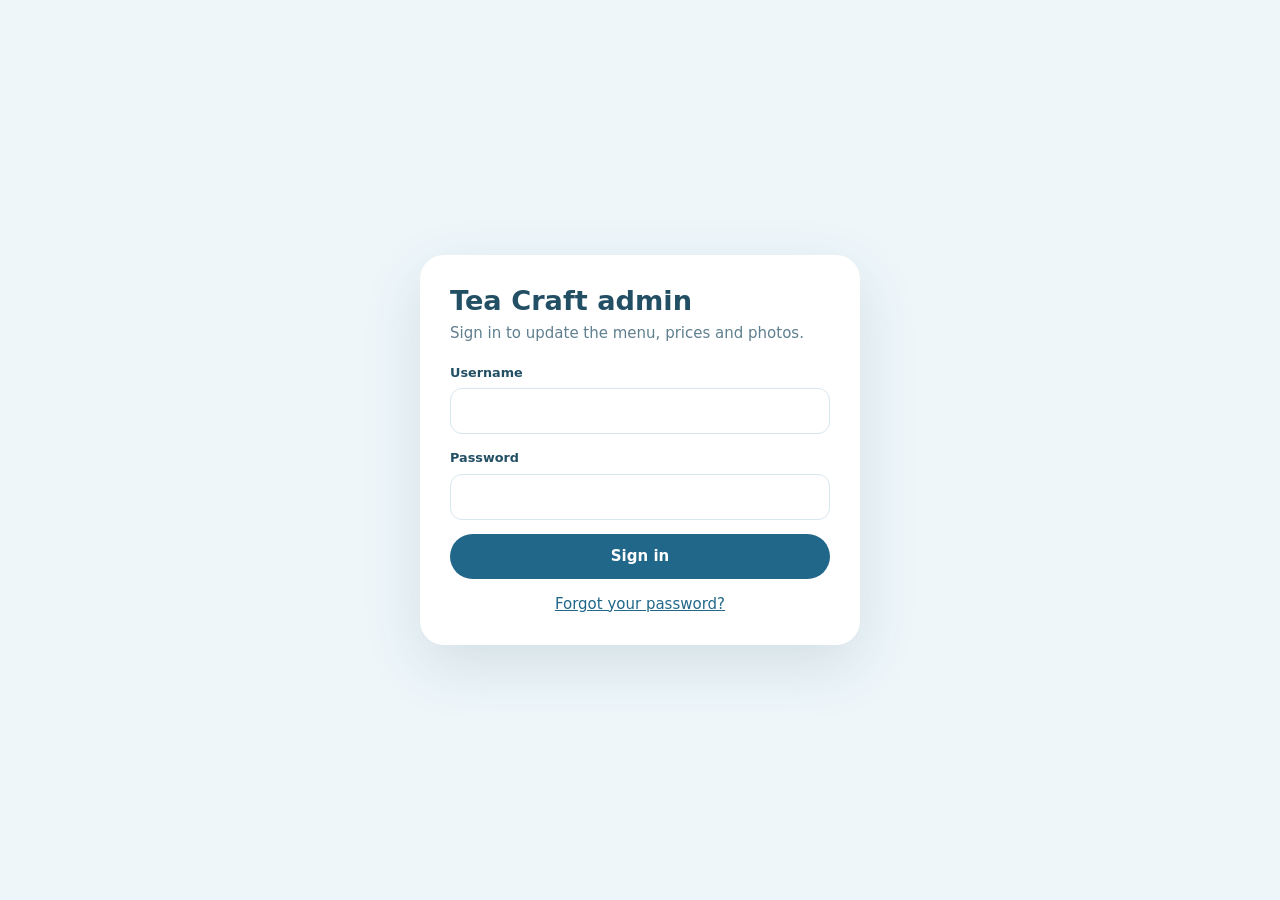
<file: admin.html>
<!DOCTYPE html>
<html lang="en">
<head>
<meta charset="UTF-8"><meta name="viewport" content="width=device-width,initial-scale=1">
<title>Tea Craft admin</title>
<meta name="robots" content="noindex,nofollow"><link rel="icon" href="/favicon.png" type="image/png">
<style>
:root{--ink:#234f65;--blue:#216789;--muted:#5f7f8f;--line:#d7e7ee;--bg:#eef6fa;--card:#fff;--cream:#fffcf5;--coral:#d66f58;--ok:#2f8f6b;--warn:#b7791f}
*{box-sizing:border-box}body{margin:0;background:var(--bg);color:var(--ink);font:400 15px/1.5 system-ui,-apple-system,'Segoe UI',Roboto,sans-serif}
h1,h2,h3{margin:0;line-height:1.15}a{color:var(--blue)}
button,input,select,textarea{font:inherit;color:inherit}
:focus-visible{outline:3px solid var(--coral);outline-offset:2px}
.btn{border:0;border-radius:999px;padding:11px 20px;font-weight:700;cursor:pointer;background:var(--blue);color:#fff;min-height:44px}
.btn.ghost{background:#fff;color:var(--blue);box-shadow:inset 0 0 0 1.5px var(--blue)}.btn.danger{background:#fff;color:#b3402e;box-shadow:inset 0 0 0 1.5px #e3b5ab}
.btn.sm{padding:7px 14px;min-height:36px;font-size:.85rem}.btn:disabled{opacity:.55;cursor:wait}
.field{width:100%;padding:11px 13px;border:1.5px solid var(--line);border-radius:12px;background:#fff;min-height:44px}
textarea.field{min-height:84px;resize:vertical}
label.l{display:block;font-weight:700;font-size:.8rem;margin:0 0 6px}.row{display:flex;gap:12px;flex-wrap:wrap;align-items:center}
.grid2{display:grid;grid-template-columns:1fr 1fr;gap:14px}.grid3{display:grid;grid-template-columns:2fr 1fr 1fr;gap:14px}
.fld{margin:0 0 14px}.help{font-size:.78rem;color:var(--muted);margin:5px 0 0}
.login{min-height:100vh;display:grid;place-items:center;padding:20px}
.box{background:var(--card);border-radius:24px;padding:30px;box-shadow:0 20px 60px #234f6522;width:min(440px,100%)}
.box h1{font-size:1.7rem;margin:0 0 6px}.box p{color:var(--muted);margin:0 0 18px}
header.top{background:var(--cream);position:sticky;top:0;z-index:5;border-bottom:1px solid var(--line)}
.top .in{max-width:1100px;margin:0 auto;padding:12px 18px;display:flex;gap:14px;align-items:center;flex-wrap:wrap}
.brand{font-weight:800;font-size:1.15rem;margin-right:auto}.brand small{font-weight:600;color:var(--muted);margin-left:6px}
nav.tabs{max-width:1100px;margin:0 auto;padding:0 12px 10px;display:flex;gap:6px;overflow-x:auto}
nav.tabs button{border:0;background:none;padding:9px 15px;border-radius:99px;font-weight:700;color:var(--muted);cursor:pointer;white-space:nowrap;min-height:40px}
nav.tabs button[aria-selected=true]{background:var(--blue);color:#fff}
.badge{display:inline-block;background:var(--coral);color:#fff;border-radius:99px;font-size:.72rem;padding:1px 7px;margin-left:5px}
main{max-width:1100px;margin:0 auto;padding:22px 18px 80px}
.card{background:var(--card);border-radius:20px;padding:18px;box-shadow:0 6px 24px #234f6512;margin:0 0 14px}
.head{display:flex;justify-content:space-between;align-items:center;gap:12px;flex-wrap:wrap;margin:0 0 16px}.head h2{font-size:1.5rem}
.pill{display:inline-block;border-radius:99px;padding:3px 10px;font-size:.74rem;font-weight:800;background:#e2f1f8;color:var(--blue)}
.pill.ok{background:#dff3ea;color:var(--ok)}.pill.warn{background:#fdf0d4;color:var(--warn)}.pill.bad{background:#fbe3de;color:#b3402e}
.menu-row{display:grid;grid-template-columns:96px 1fr auto;gap:14px;align-items:center}
.menu-row img,.thumb{width:64px;height:64px;border-radius:14px;object-fit:cover;background:#e2f1f8;display:grid;place-items:center;font-size:26px}
.menu-row h3{font-size:1.02rem}.menu-row .meta{color:var(--muted);font-size:.82rem}
.ctrls{display:flex;gap:8px;align-items:center;flex-wrap:wrap;justify-content:flex-end}
.price-in{width:92px;text-align:right}
.switch{display:inline-flex;gap:7px;align-items:center;font-size:.82rem;font-weight:700;cursor:pointer;min-height:36px}
.switch input[type=checkbox]{width:18px;height:18px}
.order .items{margin:8px 0;padding:10px 12px;background:#f5fafc;border-radius:12px;font-size:.9rem}
.order .top2{display:flex;justify-content:space-between;gap:10px;flex-wrap:wrap}.order .no{font-weight:800;font-size:1.1rem}
.chips{display:flex;gap:8px;flex-wrap:wrap;margin:0 0 14px}
.chips button{border:0;border-radius:99px;padding:8px 16px;font-weight:700;background:#fff;box-shadow:inset 0 0 0 1.5px var(--line);cursor:pointer;min-height:40px}
.chips button[aria-pressed=true]{background:var(--blue);color:#fff;box-shadow:none}
.empty{text-align:center;color:var(--muted);padding:34px 10px}
dialog{border:0;border-radius:24px;padding:24px;width:min(560px,calc(100% - 24px));max-height:calc(100vh - 24px);box-shadow:0 30px 80px #0004}
dialog::backdrop{background:#143748aa}
#toast{position:fixed;left:50%;bottom:24px;transform:translateX(-50%);background:var(--ink);color:#fff;padding:12px 20px;border-radius:99px;z-index:50;font-weight:700;max-width:92vw}
#toast.err{background:#b3402e}#toast[hidden]{display:none}
.steps li{margin:0 0 10px}.steps code{background:#e8f2f7;padding:2px 6px;border-radius:6px}
@media(max-width:640px){.grid2,.grid3{grid-template-columns:1fr}.menu-row{grid-template-columns:96px 1fr}.menu-row .ctrls{grid-column:1/-1;justify-content:flex-start}.menu-row img,.thumb{width:52px;height:52px}}
</style>
</head>
<body>
<div id="app"></div><div id="toast" hidden role="status"></div>
<dialog id="dlg"></dialog>
<script src="/assets/supabase.js"></script>
<script src="/assets/config.js"></script>
<script src="/assets/admin.js"></script>
</body></html>
</file>
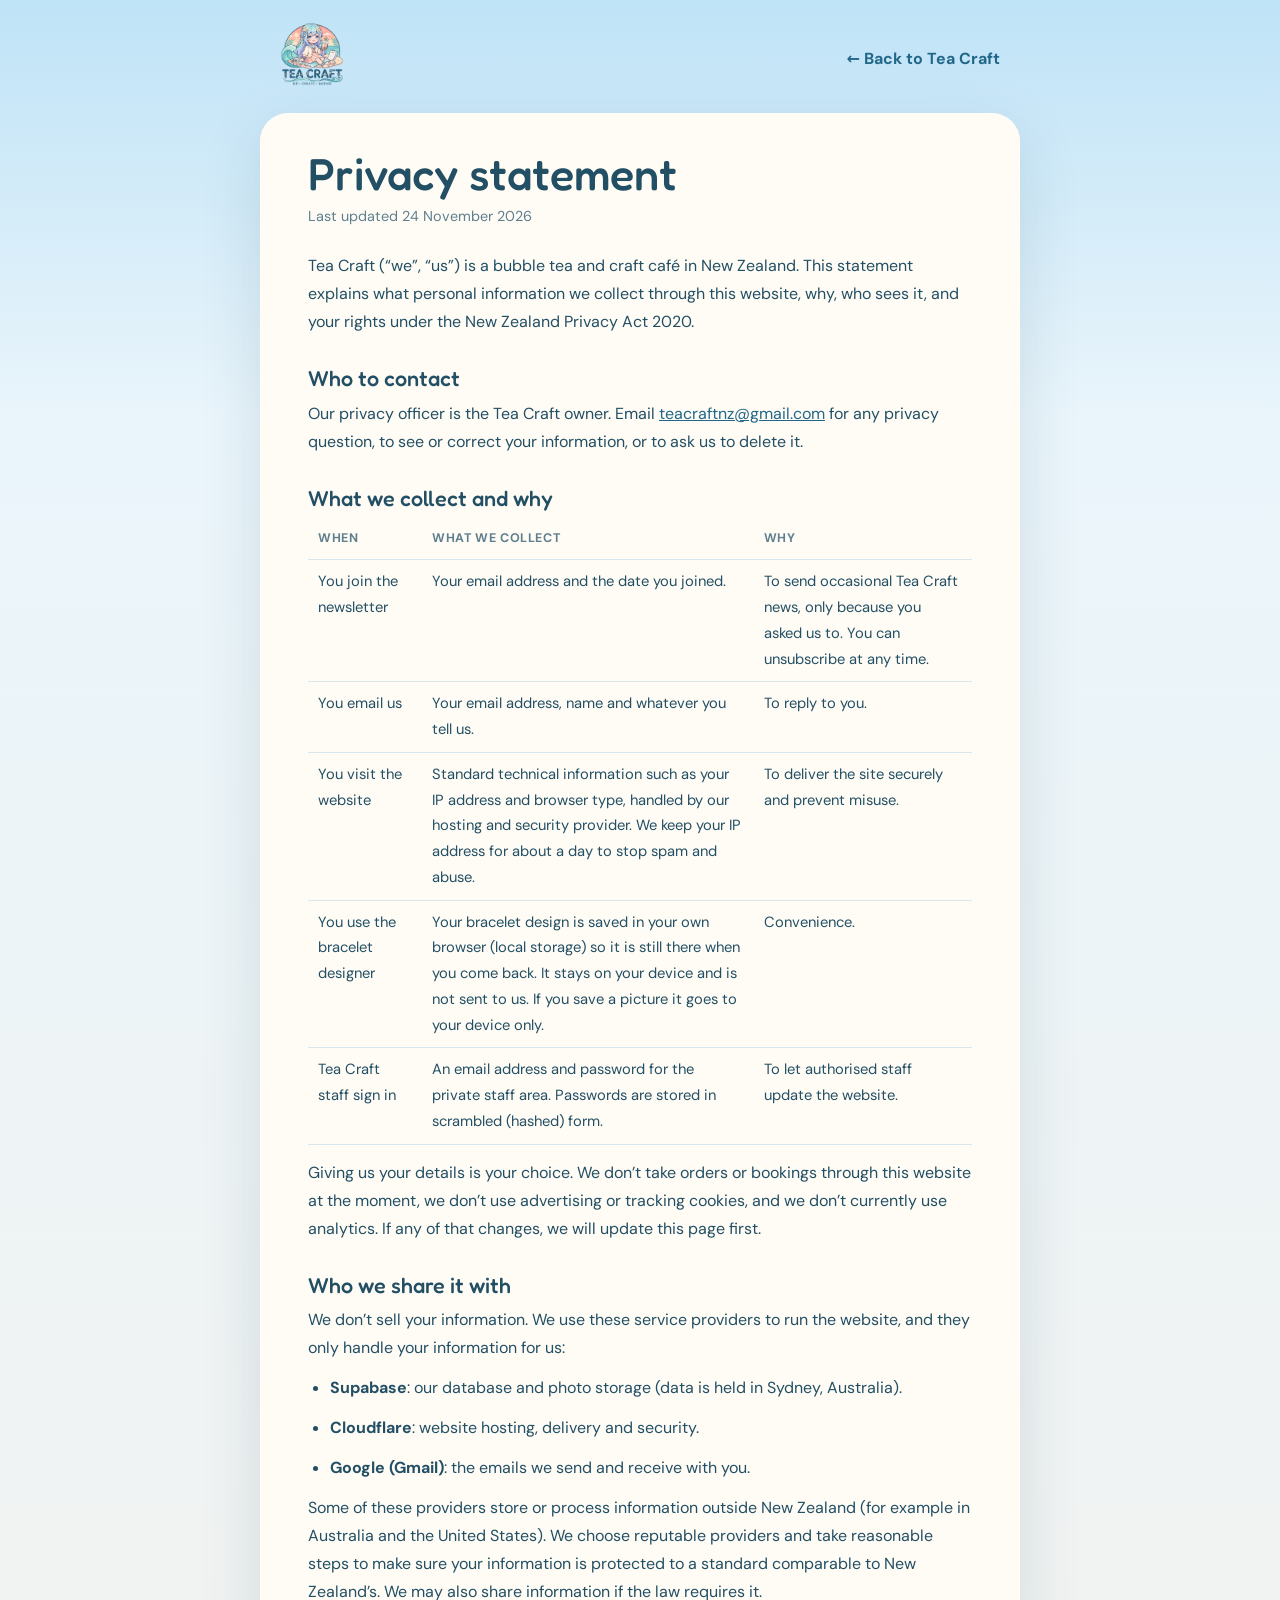
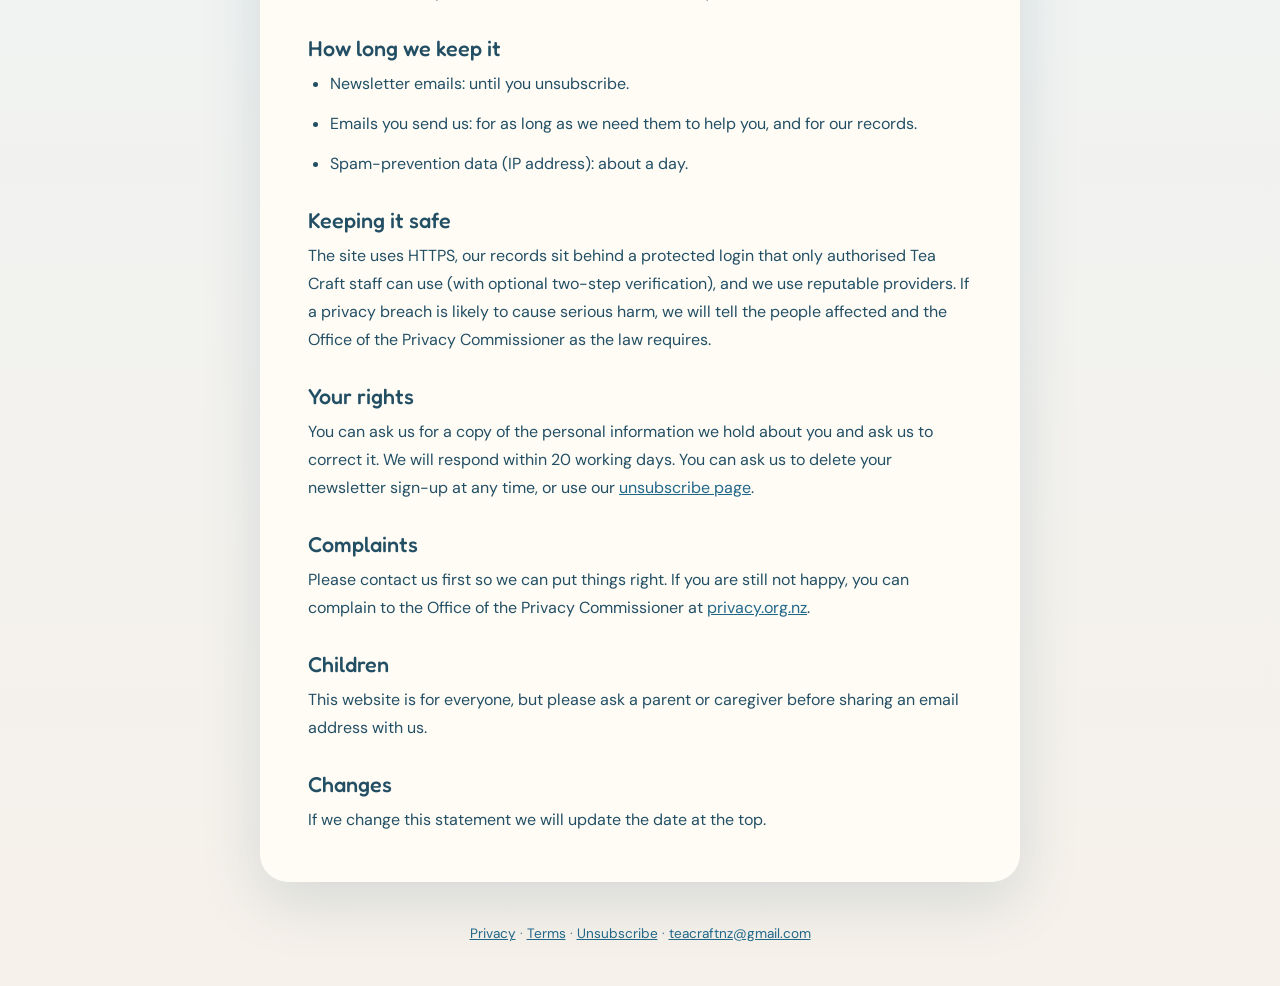
<file: privacy.html>
<!DOCTYPE html><html lang="en-NZ"><head><meta charset="UTF-8"><meta name="viewport" content="width=device-width,initial-scale=1"><title>Privacy statement | Tea Craft</title><meta name="description" content="How Tea Craft collects, uses and protects your personal information."><meta name="robots" content="index,follow"><link rel="canonical" href="https://teacraft.co.nz/privacy"><link rel="icon" href="/favicon.png" type="image/png"><link rel="stylesheet" href="/assets/fonts.css">
<style>:root{--ink:#234f65;--blue:#216789;--muted:#5f7f8f}*{box-sizing:border-box}body{margin:0;background:linear-gradient(180deg,#bfe3f7,#eaf5fb 420px,#f6f1ea);color:var(--ink);font:400 1rem/1.75 'DM Sans',system-ui,sans-serif}
header{max-width:760px;margin:0 auto;padding:22px 20px 0;display:flex;align-items:center;gap:14px}header img{width:64px;height:auto}header a.back{margin-left:auto;font-weight:700;color:var(--blue);text-decoration:none}header a.back:hover{text-decoration:underline}
main{max-width:760px;margin:18px auto 40px;background:#fffcf5;border-radius:28px;padding:36px clamp(20px,5vw,48px);box-shadow:0 20px 60px #234f6526}
h1{font:500 clamp(2rem,5vw,2.8rem)/1.1 'Fredoka',sans-serif;margin:0 0 6px}h2{font:500 1.35rem/1.2 'Fredoka',sans-serif;margin:30px 0 8px}p,li{margin:0 0 12px}ul{padding-left:22px;margin:0 0 12px}
.meta{color:var(--muted);font-size:.9rem;margin-bottom:22px}a{color:var(--blue)}a:focus-visible,button:focus-visible,input:focus-visible{outline:3px solid #d66f58;outline-offset:3px}
table{width:100%;border-collapse:collapse;font-size:.92rem;margin:0 0 14px}th,td{text-align:left;vertical-align:top;padding:9px 10px;border-bottom:1px solid #d7e7ee}th{color:var(--muted);font-size:.78rem;text-transform:uppercase;letter-spacing:.05em}
.btn{display:inline-block;background:var(--blue);color:#fff;padding:13px 22px;border-radius:999px;font-weight:700;text-decoration:none;border:0;font:inherit;font-weight:700;cursor:pointer}
input[type=email]{width:100%;font:inherit;padding:13px 14px;border:1.5px solid #cfe3ec;border-radius:14px;margin:6px 0 14px;background:#fff;color:var(--ink)}
footer{max-width:760px;margin:0 auto 40px;padding:0 20px;text-align:center;font-size:.85rem;color:var(--muted)}</style></head><body>
<header><a href="/" aria-label="Tea Craft home"><img src="/assets/logo.webp" width="660" height="662" alt="Tea Craft"></a><a class="back" href="/">← Back to Tea Craft</a></header>
<main><h1>Privacy statement</h1><p class="meta">Last updated 24 November 2026</p>
<p>Tea Craft (“we”, “us”) is a bubble tea and craft café in New Zealand. This statement explains what personal information we collect through this website, why, who sees it, and your rights under the New Zealand Privacy Act 2020.</p>
<h2>Who to contact</h2><p>Our privacy officer is the Tea Craft owner. Email <a href="mailto:teacraftnz@gmail.com">teacraftnz@gmail.com</a> for any privacy question, to see or correct your information, or to ask us to delete it.</p>
<h2>What we collect and why</h2>
<table><tr><th>When</th><th>What we collect</th><th>Why</th></tr>
<tr><td>You join the newsletter</td><td>Your email address and the date you joined.</td><td>To send occasional Tea Craft news, only because you asked us to. You can unsubscribe at any time.</td></tr>
<tr><td>You email us</td><td>Your email address, name and whatever you tell us.</td><td>To reply to you.</td></tr>
<tr><td>You visit the website</td><td>Standard technical information such as your IP address and browser type, handled by our hosting and security provider. We keep your IP address for about a day to stop spam and abuse.</td><td>To deliver the site securely and prevent misuse.</td></tr>
<tr><td>You use the bracelet designer</td><td>Your bracelet design is saved in your own browser (local storage) so it is still there when you come back. It stays on your device and is not sent to us. If you save a picture it goes to your device only.</td><td>Convenience.</td></tr>
<tr><td>Tea Craft staff sign in</td><td>An email address and password for the private staff area. Passwords are stored in scrambled (hashed) form.</td><td>To let authorised staff update the website.</td></tr></table>
<p>Giving us your details is your choice. We don’t take orders or bookings through this website at the moment, we don’t use advertising or tracking cookies, and we don’t currently use analytics. If any of that changes, we will update this page first.</p>
<h2>Who we share it with</h2>
<p>We don’t sell your information. We use these service providers to run the website, and they only handle your information for us:</p>
<ul><li><strong>Supabase</strong>: our database and photo storage (data is held in Sydney, Australia).</li><li><strong>Cloudflare</strong>: website hosting, delivery and security.</li><li><strong>Google (Gmail)</strong>: the emails we send and receive with you.</li></ul>
<p>Some of these providers store or process information outside New Zealand (for example in Australia and the United States). We choose reputable providers and take reasonable steps to make sure your information is protected to a standard comparable to New Zealand’s. We may also share information if the law requires it.</p>
<h2>How long we keep it</h2><ul><li>Newsletter emails: until you unsubscribe.</li><li>Emails you send us: for as long as we need them to help you, and for our records.</li><li>Spam-prevention data (IP address): about a day.</li></ul>
<h2>Keeping it safe</h2><p>The site uses HTTPS, our records sit behind a protected login that only authorised Tea Craft staff can use (with optional two-step verification), and we use reputable providers. If a privacy breach is likely to cause serious harm, we will tell the people affected and the Office of the Privacy Commissioner as the law requires.</p>
<h2>Your rights</h2><p>You can ask us for a copy of the personal information we hold about you and ask us to correct it. We will respond within 20 working days. You can ask us to delete your newsletter sign-up at any time, or use our <a href="/unsubscribe">unsubscribe page</a>.</p>
<h2>Complaints</h2><p>Please contact us first so we can put things right. If you are still not happy, you can complain to the Office of the Privacy Commissioner at <a href="https://www.privacy.org.nz" rel="noopener">privacy.org.nz</a>.</p>
<h2>Children</h2><p>This website is for everyone, but please ask a parent or caregiver before sharing an email address with us.</p>
<h2>Changes</h2><p>If we change this statement we will update the date at the top.</p></main><footer><a href="/privacy">Privacy</a> · <a href="/terms">Terms</a> · <a href="/unsubscribe">Unsubscribe</a> · <a href="mailto:teacraftnz@gmail.com">teacraftnz@gmail.com</a></footer></body></html>
</file>
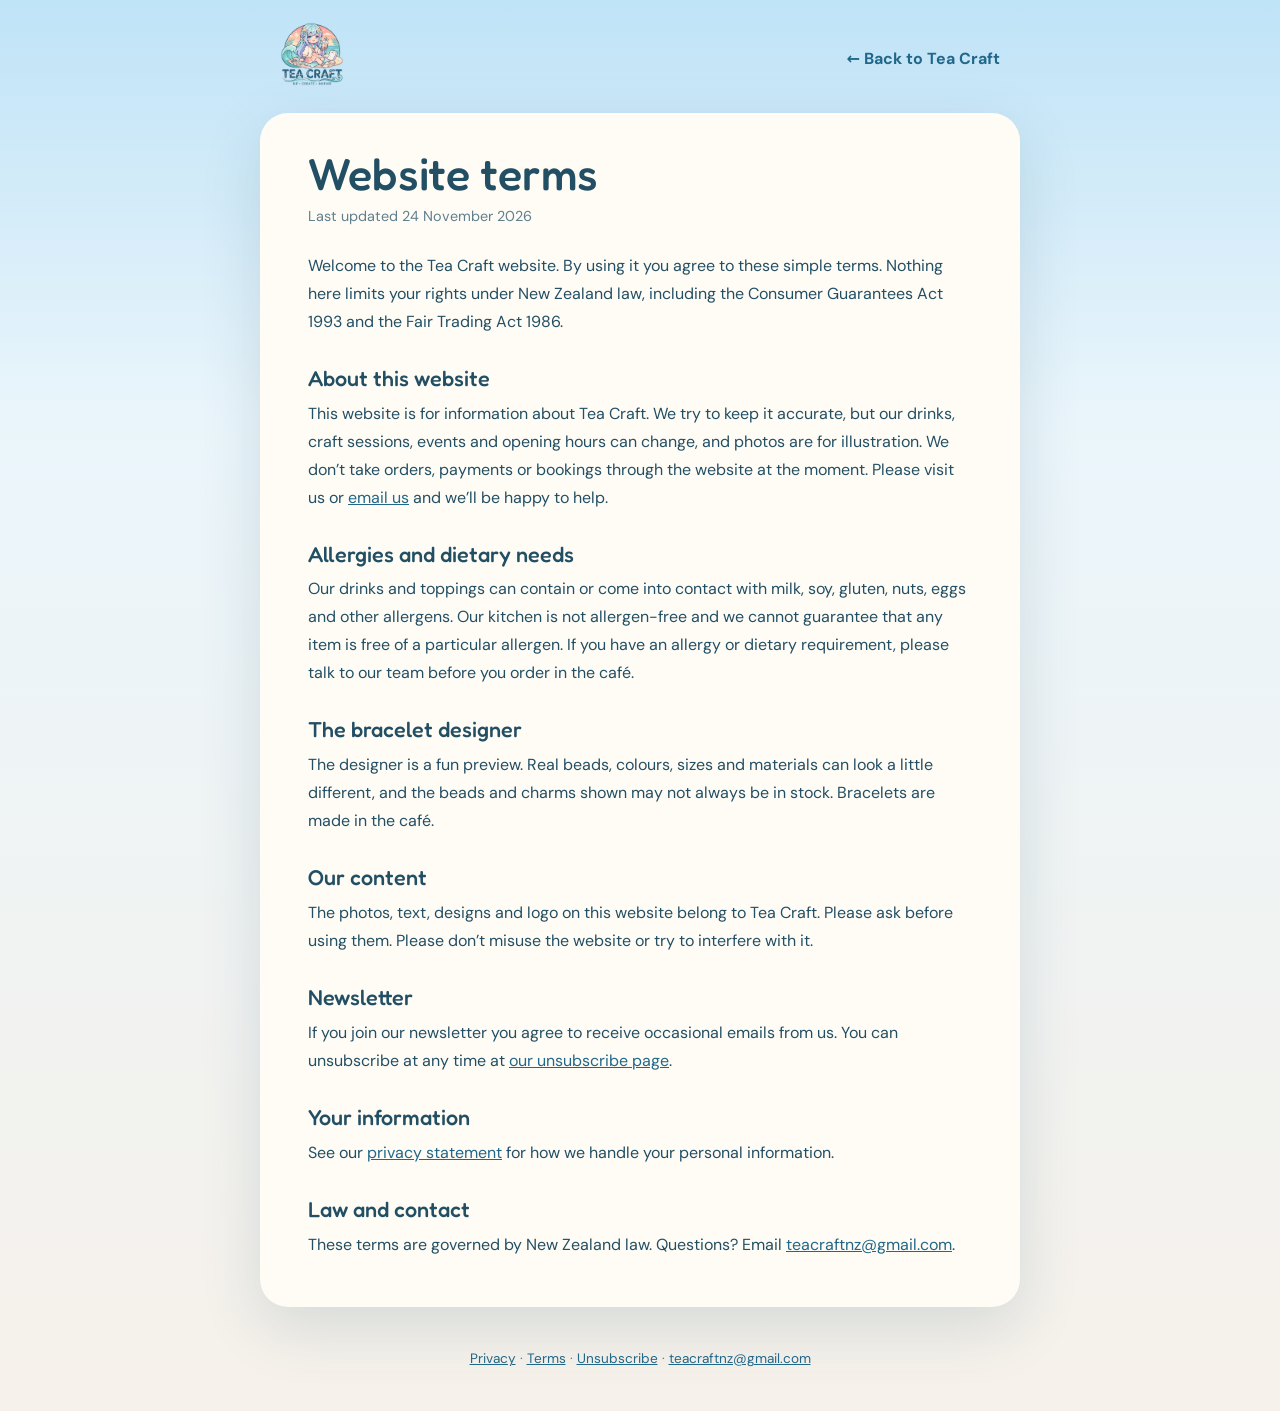
<file: terms.html>
<!DOCTYPE html><html lang="en-NZ"><head><meta charset="UTF-8"><meta name="viewport" content="width=device-width,initial-scale=1"><title>Website terms | Tea Craft</title><meta name="description" content="Terms for using the Tea Craft website."><meta name="robots" content="index,follow"><link rel="canonical" href="https://teacraft.co.nz/terms"><link rel="icon" href="/favicon.png" type="image/png"><link rel="stylesheet" href="/assets/fonts.css">
<style>:root{--ink:#234f65;--blue:#216789;--muted:#5f7f8f}*{box-sizing:border-box}body{margin:0;background:linear-gradient(180deg,#bfe3f7,#eaf5fb 420px,#f6f1ea);color:var(--ink);font:400 1rem/1.75 'DM Sans',system-ui,sans-serif}
header{max-width:760px;margin:0 auto;padding:22px 20px 0;display:flex;align-items:center;gap:14px}header img{width:64px;height:auto}header a.back{margin-left:auto;font-weight:700;color:var(--blue);text-decoration:none}header a.back:hover{text-decoration:underline}
main{max-width:760px;margin:18px auto 40px;background:#fffcf5;border-radius:28px;padding:36px clamp(20px,5vw,48px);box-shadow:0 20px 60px #234f6526}
h1{font:500 clamp(2rem,5vw,2.8rem)/1.1 'Fredoka',sans-serif;margin:0 0 6px}h2{font:500 1.35rem/1.2 'Fredoka',sans-serif;margin:30px 0 8px}p,li{margin:0 0 12px}ul{padding-left:22px;margin:0 0 12px}
.meta{color:var(--muted);font-size:.9rem;margin-bottom:22px}a{color:var(--blue)}a:focus-visible,button:focus-visible,input:focus-visible{outline:3px solid #d66f58;outline-offset:3px}
table{width:100%;border-collapse:collapse;font-size:.92rem;margin:0 0 14px}th,td{text-align:left;vertical-align:top;padding:9px 10px;border-bottom:1px solid #d7e7ee}th{color:var(--muted);font-size:.78rem;text-transform:uppercase;letter-spacing:.05em}
.btn{display:inline-block;background:var(--blue);color:#fff;padding:13px 22px;border-radius:999px;font-weight:700;text-decoration:none;border:0;font:inherit;font-weight:700;cursor:pointer}
input[type=email]{width:100%;font:inherit;padding:13px 14px;border:1.5px solid #cfe3ec;border-radius:14px;margin:6px 0 14px;background:#fff;color:var(--ink)}
footer{max-width:760px;margin:0 auto 40px;padding:0 20px;text-align:center;font-size:.85rem;color:var(--muted)}</style></head><body>
<header><a href="/" aria-label="Tea Craft home"><img src="/assets/logo.webp" width="660" height="662" alt="Tea Craft"></a><a class="back" href="/">← Back to Tea Craft</a></header>
<main><h1>Website terms</h1><p class="meta">Last updated 24 November 2026</p>
<p>Welcome to the Tea Craft website. By using it you agree to these simple terms. Nothing here limits your rights under New Zealand law, including the Consumer Guarantees Act 1993 and the Fair Trading Act 1986.</p>
<h2>About this website</h2><p>This website is for information about Tea Craft. We try to keep it accurate, but our drinks, craft sessions, events and opening hours can change, and photos are for illustration. We don’t take orders, payments or bookings through the website at the moment. Please visit us or <a href="mailto:teacraftnz@gmail.com">email us</a> and we’ll be happy to help.</p>
<h2>Allergies and dietary needs</h2><p>Our drinks and toppings can contain or come into contact with milk, soy, gluten, nuts, eggs and other allergens. Our kitchen is not allergen-free and we cannot guarantee that any item is free of a particular allergen. If you have an allergy or dietary requirement, please talk to our team before you order in the café.</p>
<h2>The bracelet designer</h2><p>The designer is a fun preview. Real beads, colours, sizes and materials can look a little different, and the beads and charms shown may not always be in stock. Bracelets are made in the café.</p>
<h2>Our content</h2><p>The photos, text, designs and logo on this website belong to Tea Craft. Please ask before using them. Please don’t misuse the website or try to interfere with it.</p>
<h2>Newsletter</h2><p>If you join our newsletter you agree to receive occasional emails from us. You can unsubscribe at any time at <a href="/unsubscribe">our unsubscribe page</a>.</p>
<h2>Your information</h2><p>See our <a href="/privacy">privacy statement</a> for how we handle your personal information.</p>
<h2>Law and contact</h2><p>These terms are governed by New Zealand law. Questions? Email <a href="mailto:teacraftnz@gmail.com">teacraftnz@gmail.com</a>.</p></main><footer><a href="/privacy">Privacy</a> · <a href="/terms">Terms</a> · <a href="/unsubscribe">Unsubscribe</a> · <a href="mailto:teacraftnz@gmail.com">teacraftnz@gmail.com</a></footer></body></html>
</file>
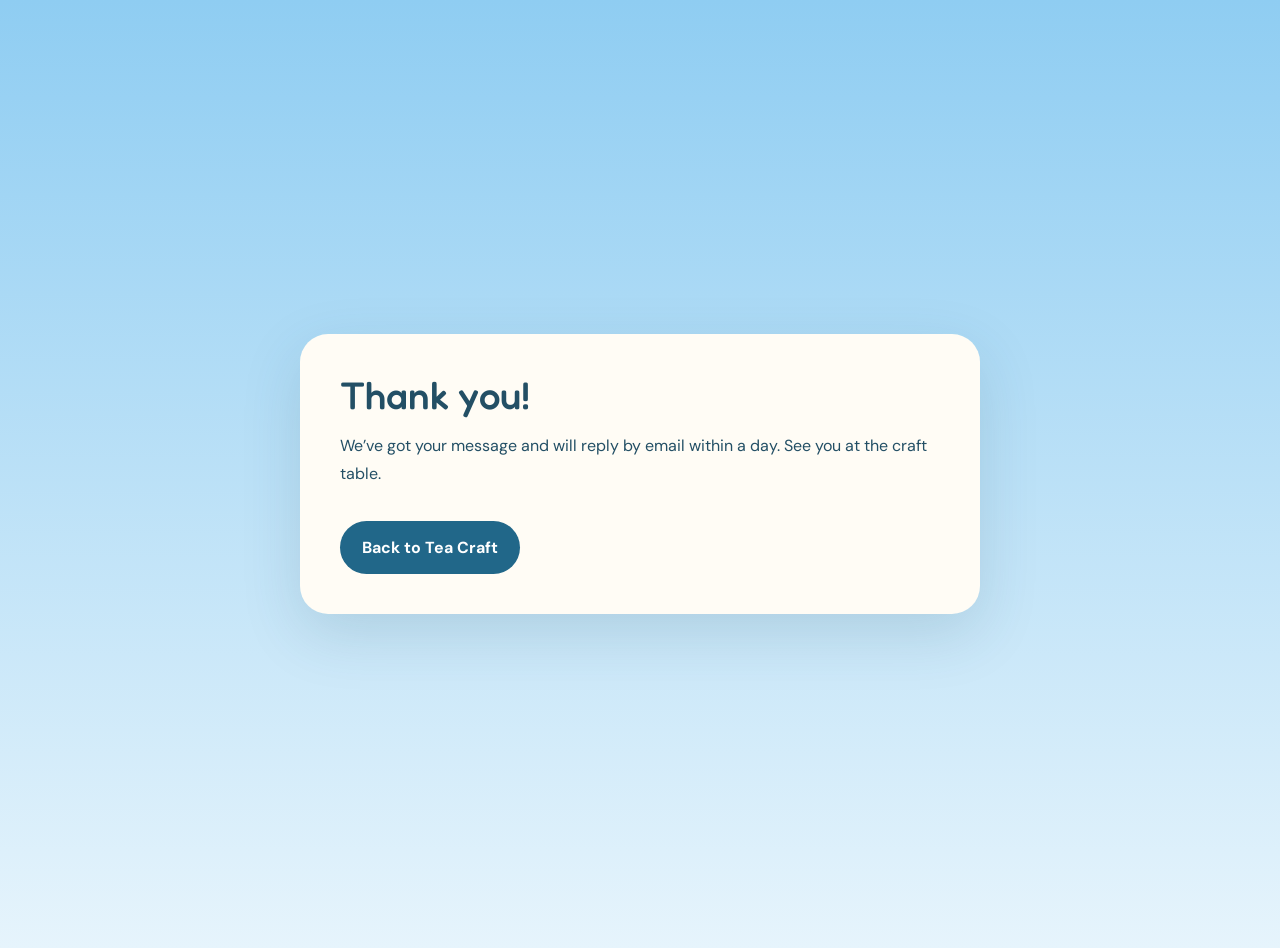
<file: thank-you.html>
<!DOCTYPE html><html lang="en"><head><meta charset="UTF-8"><meta name="viewport" content="width=device-width,initial-scale=1"><title>Thank you | Tea Craft</title><meta name="robots" content="noindex"><link rel="icon" href="/favicon.png" type="image/png"><link rel="stylesheet" href="/assets/fonts.css">
<style>body{margin:0;min-height:100vh;background:linear-gradient(180deg,#8fcdf2,#e6f4fc);color:#234f65;font:400 1rem/1.7 'DM Sans',sans-serif;display:grid;place-items:center;padding:24px}main{background:#fffcf5;border-radius:28px;padding:40px;max-width:600px;box-shadow:0 20px 60px #234f6526}h1{font:500 2.4rem/1.1 'Fredoka',sans-serif;margin:0 0 14px}h2{font:500 1.2rem 'Fredoka',sans-serif;margin:24px 0 6px}a.btn{display:inline-block;margin-top:18px;background:#216789;color:#fff;padding:13px 22px;border-radius:99px;font-weight:700;text-decoration:none}a{color:#216789}a:focus-visible{outline:3px solid #d66f58;outline-offset:3px}</style></head><body><main><h1>Thank you!</h1><p>We’ve got your message and will reply by email within a day. See you at the craft table.</p><a class="btn" href="/">Back to Tea Craft</a></main></body></html>
</file>
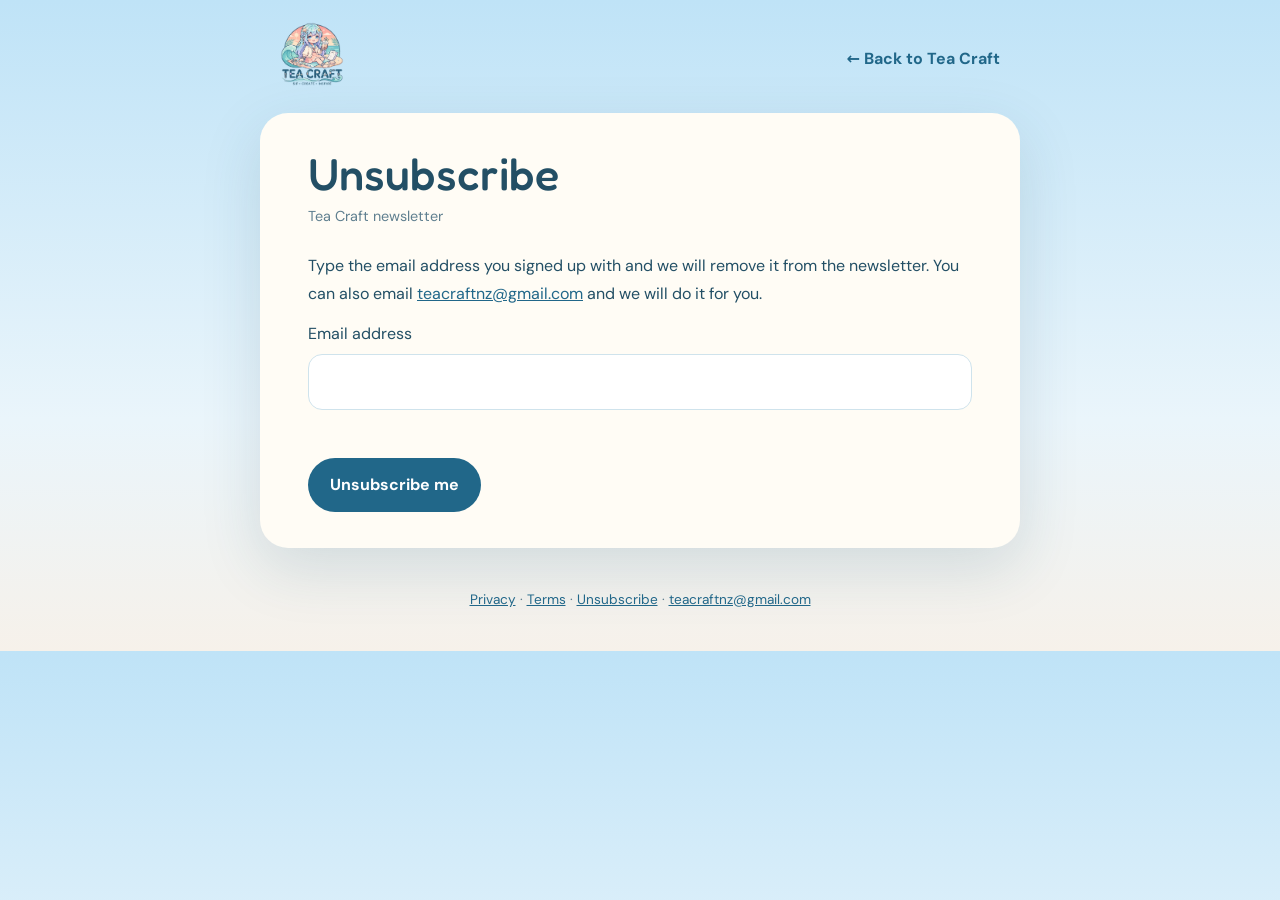
<file: unsubscribe.html>
<!DOCTYPE html><html lang="en-NZ"><head><meta charset="UTF-8"><meta name="viewport" content="width=device-width,initial-scale=1"><title>Unsubscribe | Tea Craft</title><meta name="description" content="Unsubscribe from the Tea Craft newsletter."><meta name="robots" content="noindex,follow"><link rel="icon" href="/favicon.png" type="image/png"><link rel="stylesheet" href="/assets/fonts.css">
<style>:root{--ink:#234f65;--blue:#216789;--muted:#5f7f8f}*{box-sizing:border-box}body{margin:0;background:linear-gradient(180deg,#bfe3f7,#eaf5fb 420px,#f6f1ea);color:var(--ink);font:400 1rem/1.75 'DM Sans',system-ui,sans-serif}
header{max-width:760px;margin:0 auto;padding:22px 20px 0;display:flex;align-items:center;gap:14px}header img{width:64px;height:auto}header a.back{margin-left:auto;font-weight:700;color:var(--blue);text-decoration:none}header a.back:hover{text-decoration:underline}
main{max-width:760px;margin:18px auto 40px;background:#fffcf5;border-radius:28px;padding:36px clamp(20px,5vw,48px);box-shadow:0 20px 60px #234f6526}
h1{font:500 clamp(2rem,5vw,2.8rem)/1.1 'Fredoka',sans-serif;margin:0 0 6px}h2{font:500 1.35rem/1.2 'Fredoka',sans-serif;margin:30px 0 8px}p,li{margin:0 0 12px}ul{padding-left:22px;margin:0 0 12px}
.meta{color:var(--muted);font-size:.9rem;margin-bottom:22px}a{color:var(--blue)}a:focus-visible,button:focus-visible,input:focus-visible{outline:3px solid #d66f58;outline-offset:3px}
table{width:100%;border-collapse:collapse;font-size:.92rem;margin:0 0 14px}th,td{text-align:left;vertical-align:top;padding:9px 10px;border-bottom:1px solid #d7e7ee}th{color:var(--muted);font-size:.78rem;text-transform:uppercase;letter-spacing:.05em}
.btn{display:inline-block;background:var(--blue);color:#fff;padding:13px 22px;border-radius:999px;font-weight:700;text-decoration:none;border:0;font:inherit;font-weight:700;cursor:pointer}
input[type=email]{width:100%;font:inherit;padding:13px 14px;border:1.5px solid #cfe3ec;border-radius:14px;margin:6px 0 14px;background:#fff;color:var(--ink)}
footer{max-width:760px;margin:0 auto 40px;padding:0 20px;text-align:center;font-size:.85rem;color:var(--muted)}</style></head><body>
<header><a href="/" aria-label="Tea Craft home"><img src="/assets/logo.webp" width="660" height="662" alt="Tea Craft"></a><a class="back" href="/">← Back to Tea Craft</a></header>
<main><h1>Unsubscribe</h1><p class="meta">Tea Craft newsletter</p><p>Type the email address you signed up with and we will remove it from the newsletter. You can also email <a href="mailto:teacraftnz@gmail.com">teacraftnz@gmail.com</a> and we will do it for you.</p>
<form id="unsubForm" novalidate><label for="ue">Email address</label><input type="email" id="ue" autocomplete="email" required maxlength="254"><p id="umsg" role="status" style="min-height:1.5em;margin:0 0 10px"></p><button class="btn" type="submit">Unsubscribe me</button></form></main><footer><a href="/privacy">Privacy</a> · <a href="/terms">Terms</a> · <a href="/unsubscribe">Unsubscribe</a> · <a href="mailto:teacraftnz@gmail.com">teacraftnz@gmail.com</a></footer><script src="/assets/supabase.js"></script><script src="/assets/config.js"></script><script src="/assets/unsub.js"></script></body></html>
</file>
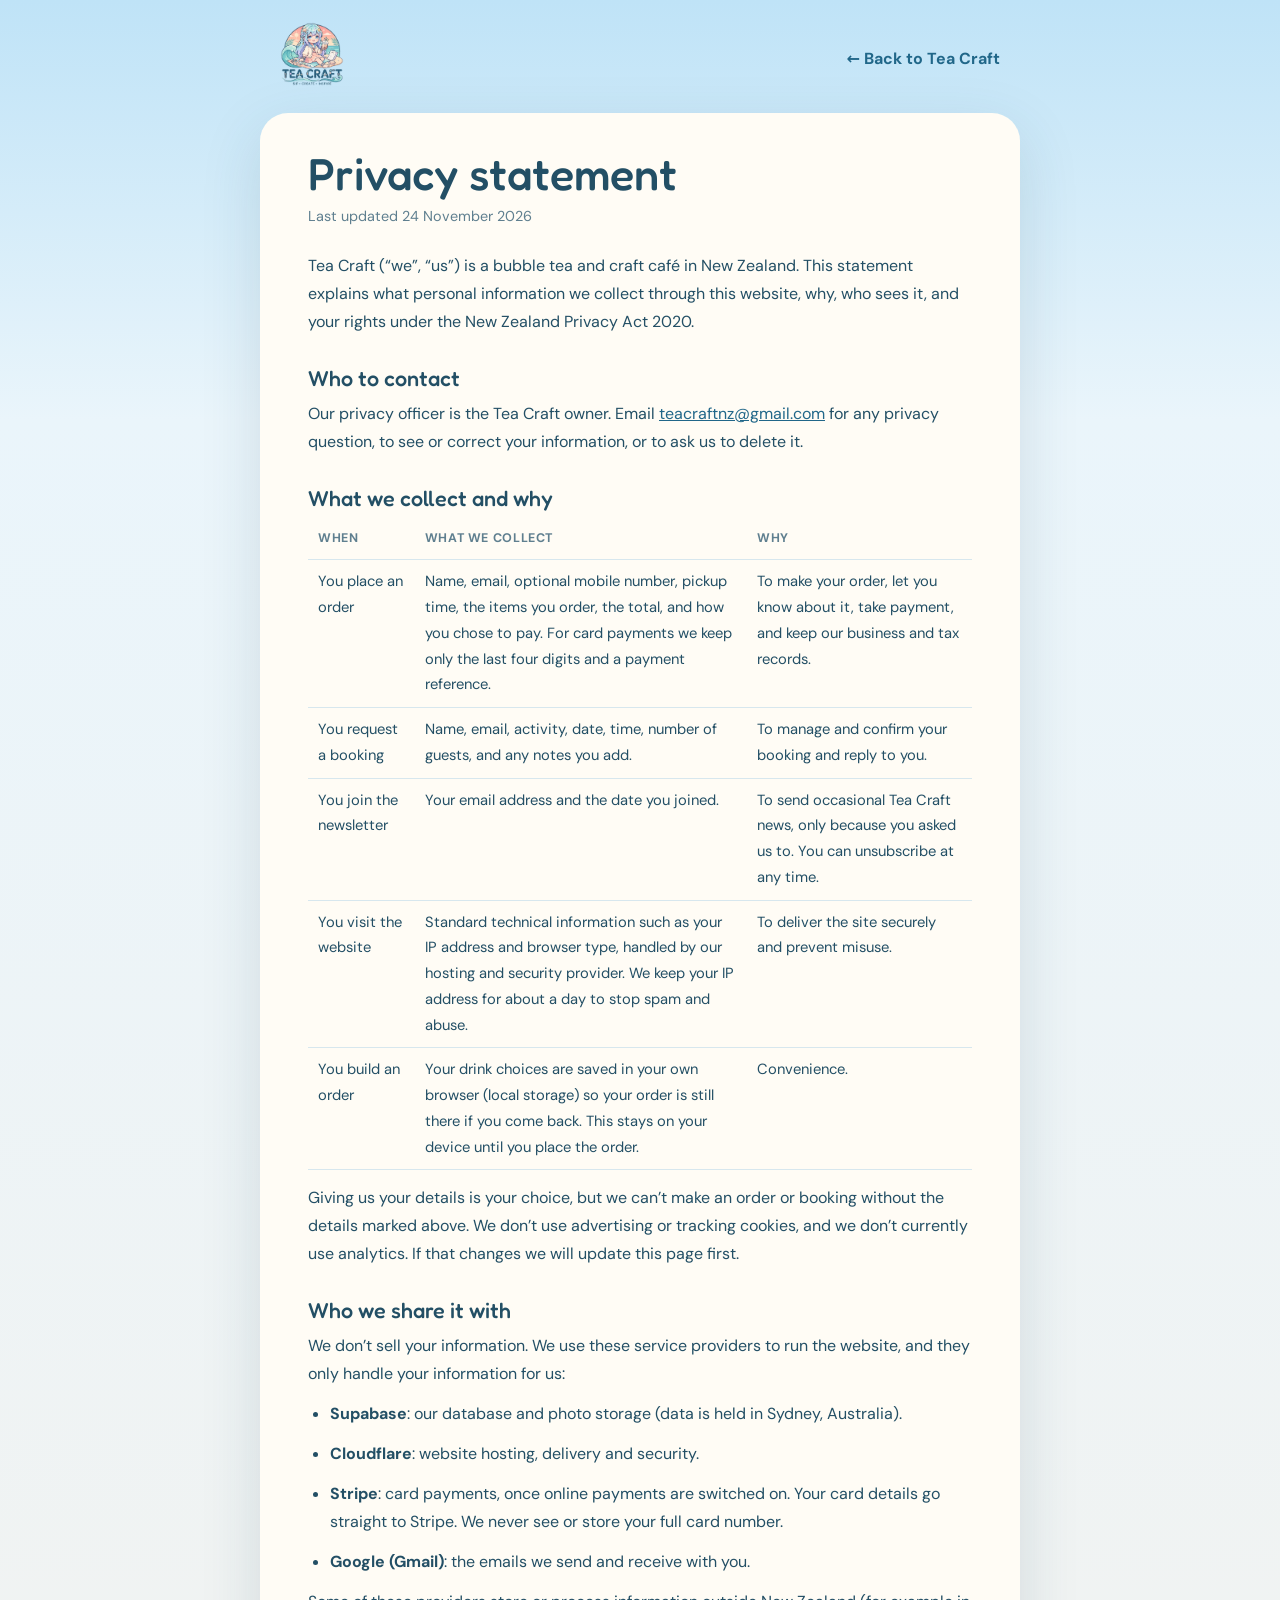
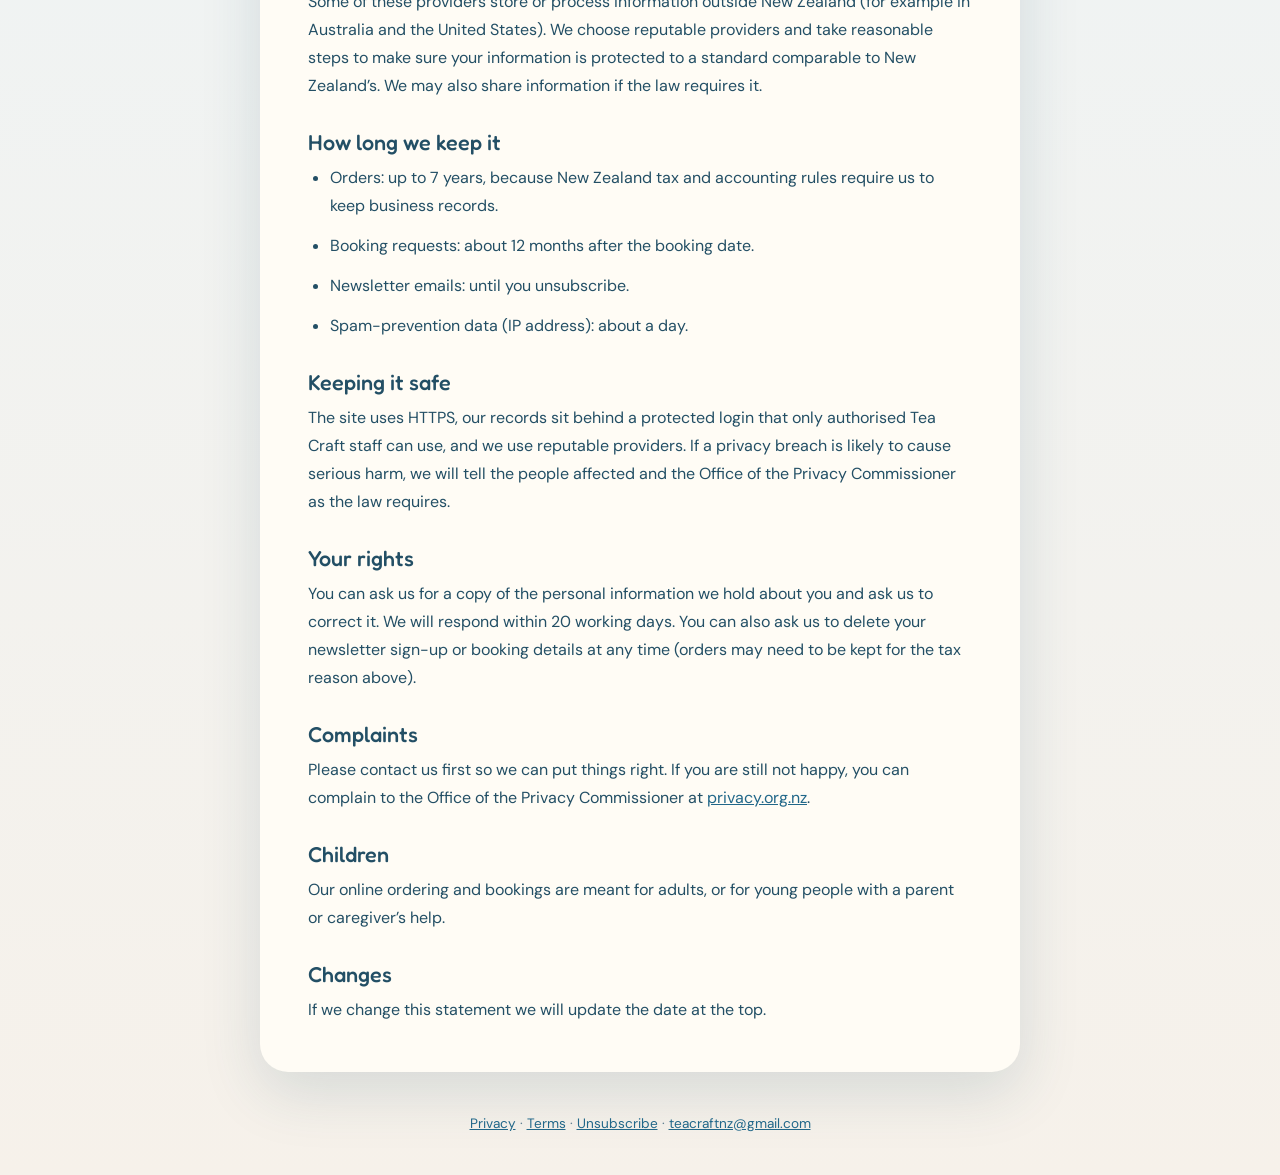
<file: removed-features/privacy-with-sales.html>
<!DOCTYPE html><html lang="en-NZ"><head><meta charset="UTF-8"><meta name="viewport" content="width=device-width,initial-scale=1"><title>Privacy statement | Tea Craft</title><meta name="description" content="How Tea Craft collects, uses and protects your personal information."><meta name="robots" content="index,follow"><link rel="canonical" href="https://teacraft.co.nz/privacy"><link rel="icon" href="/favicon.png" type="image/png"><link rel="stylesheet" href="/assets/fonts.css">
<style>:root{--ink:#234f65;--blue:#216789;--muted:#5f7f8f}*{box-sizing:border-box}body{margin:0;background:linear-gradient(180deg,#bfe3f7,#eaf5fb 420px,#f6f1ea);color:var(--ink);font:400 1rem/1.75 'DM Sans',system-ui,sans-serif}
header{max-width:760px;margin:0 auto;padding:22px 20px 0;display:flex;align-items:center;gap:14px}header img{width:64px;height:auto}header a.back{margin-left:auto;font-weight:700;color:var(--blue);text-decoration:none}header a.back:hover{text-decoration:underline}
main{max-width:760px;margin:18px auto 40px;background:#fffcf5;border-radius:28px;padding:36px clamp(20px,5vw,48px);box-shadow:0 20px 60px #234f6526}
h1{font:500 clamp(2rem,5vw,2.8rem)/1.1 'Fredoka',sans-serif;margin:0 0 6px}h2{font:500 1.35rem/1.2 'Fredoka',sans-serif;margin:30px 0 8px}p,li{margin:0 0 12px}ul{padding-left:22px;margin:0 0 12px}
.meta{color:var(--muted);font-size:.9rem;margin-bottom:22px}a{color:var(--blue)}a:focus-visible,button:focus-visible,input:focus-visible{outline:3px solid #d66f58;outline-offset:3px}
table{width:100%;border-collapse:collapse;font-size:.92rem;margin:0 0 14px}th,td{text-align:left;vertical-align:top;padding:9px 10px;border-bottom:1px solid #d7e7ee}th{color:var(--muted);font-size:.78rem;text-transform:uppercase;letter-spacing:.05em}
.btn{display:inline-block;background:var(--blue);color:#fff;padding:13px 22px;border-radius:999px;font-weight:700;text-decoration:none;border:0;font:inherit;font-weight:700;cursor:pointer}
input[type=email]{width:100%;font:inherit;padding:13px 14px;border:1.5px solid #cfe3ec;border-radius:14px;margin:6px 0 14px;background:#fff;color:var(--ink)}
footer{max-width:760px;margin:0 auto 40px;padding:0 20px;text-align:center;font-size:.85rem;color:var(--muted)}</style></head><body>
<header><a href="/" aria-label="Tea Craft home"><img src="/assets/logo.webp" width="660" height="662" alt="Tea Craft"></a><a class="back" href="/">← Back to Tea Craft</a></header>
<main><h1>Privacy statement</h1><p class="meta">Last updated 24 November 2026</p>
<p>Tea Craft (“we”, “us”) is a bubble tea and craft café in New Zealand. This statement explains what personal information we collect through this website, why, who sees it, and your rights under the New Zealand Privacy Act 2020.</p>
<h2>Who to contact</h2><p>Our privacy officer is the Tea Craft owner. Email <a href="mailto:teacraftnz@gmail.com">teacraftnz@gmail.com</a> for any privacy question, to see or correct your information, or to ask us to delete it.</p>
<h2>What we collect and why</h2>
<table><tr><th>When</th><th>What we collect</th><th>Why</th></tr>
<tr><td>You place an order</td><td>Name, email, optional mobile number, pickup time, the items you order, the total, and how you chose to pay. For card payments we keep only the last four digits and a payment reference.</td><td>To make your order, let you know about it, take payment, and keep our business and tax records.</td></tr>
<tr><td>You request a booking</td><td>Name, email, activity, date, time, number of guests, and any notes you add.</td><td>To manage and confirm your booking and reply to you.</td></tr>
<tr><td>You join the newsletter</td><td>Your email address and the date you joined.</td><td>To send occasional Tea Craft news, only because you asked us to. You can unsubscribe at any time.</td></tr>
<tr><td>You visit the website</td><td>Standard technical information such as your IP address and browser type, handled by our hosting and security provider. We keep your IP address for about a day to stop spam and abuse.</td><td>To deliver the site securely and prevent misuse.</td></tr>
<tr><td>You build an order</td><td>Your drink choices are saved in your own browser (local storage) so your order is still there if you come back. This stays on your device until you place the order.</td><td>Convenience.</td></tr></table>
<p>Giving us your details is your choice, but we can’t make an order or booking without the details marked above. We don’t use advertising or tracking cookies, and we don’t currently use analytics. If that changes we will update this page first.</p>
<h2>Who we share it with</h2>
<p>We don’t sell your information. We use these service providers to run the website, and they only handle your information for us:</p>
<ul><li><strong>Supabase</strong>: our database and photo storage (data is held in Sydney, Australia).</li><li><strong>Cloudflare</strong>: website hosting, delivery and security.</li><li><strong>Stripe</strong>: card payments, once online payments are switched on. Your card details go straight to Stripe. We never see or store your full card number.</li><li><strong>Google (Gmail)</strong>: the emails we send and receive with you.</li></ul>
<p>Some of these providers store or process information outside New Zealand (for example in Australia and the United States). We choose reputable providers and take reasonable steps to make sure your information is protected to a standard comparable to New Zealand’s. We may also share information if the law requires it.</p>
<h2>How long we keep it</h2><ul><li>Orders: up to 7 years, because New Zealand tax and accounting rules require us to keep business records.</li><li>Booking requests: about 12 months after the booking date.</li><li>Newsletter emails: until you unsubscribe.</li><li>Spam-prevention data (IP address): about a day.</li></ul>
<h2>Keeping it safe</h2><p>The site uses HTTPS, our records sit behind a protected login that only authorised Tea Craft staff can use, and we use reputable providers. If a privacy breach is likely to cause serious harm, we will tell the people affected and the Office of the Privacy Commissioner as the law requires.</p>
<h2>Your rights</h2><p>You can ask us for a copy of the personal information we hold about you and ask us to correct it. We will respond within 20 working days. You can also ask us to delete your newsletter sign-up or booking details at any time (orders may need to be kept for the tax reason above).</p>
<h2>Complaints</h2><p>Please contact us first so we can put things right. If you are still not happy, you can complain to the Office of the Privacy Commissioner at <a href="https://www.privacy.org.nz" rel="noopener">privacy.org.nz</a>.</p>
<h2>Children</h2><p>Our online ordering and bookings are meant for adults, or for young people with a parent or caregiver’s help.</p>
<h2>Changes</h2><p>If we change this statement we will update the date at the top.</p></main><footer><a href="/privacy">Privacy</a> · <a href="/terms">Terms</a> · <a href="/unsubscribe">Unsubscribe</a> · <a href="mailto:teacraftnz@gmail.com">teacraftnz@gmail.com</a></footer></body></html>
</file>
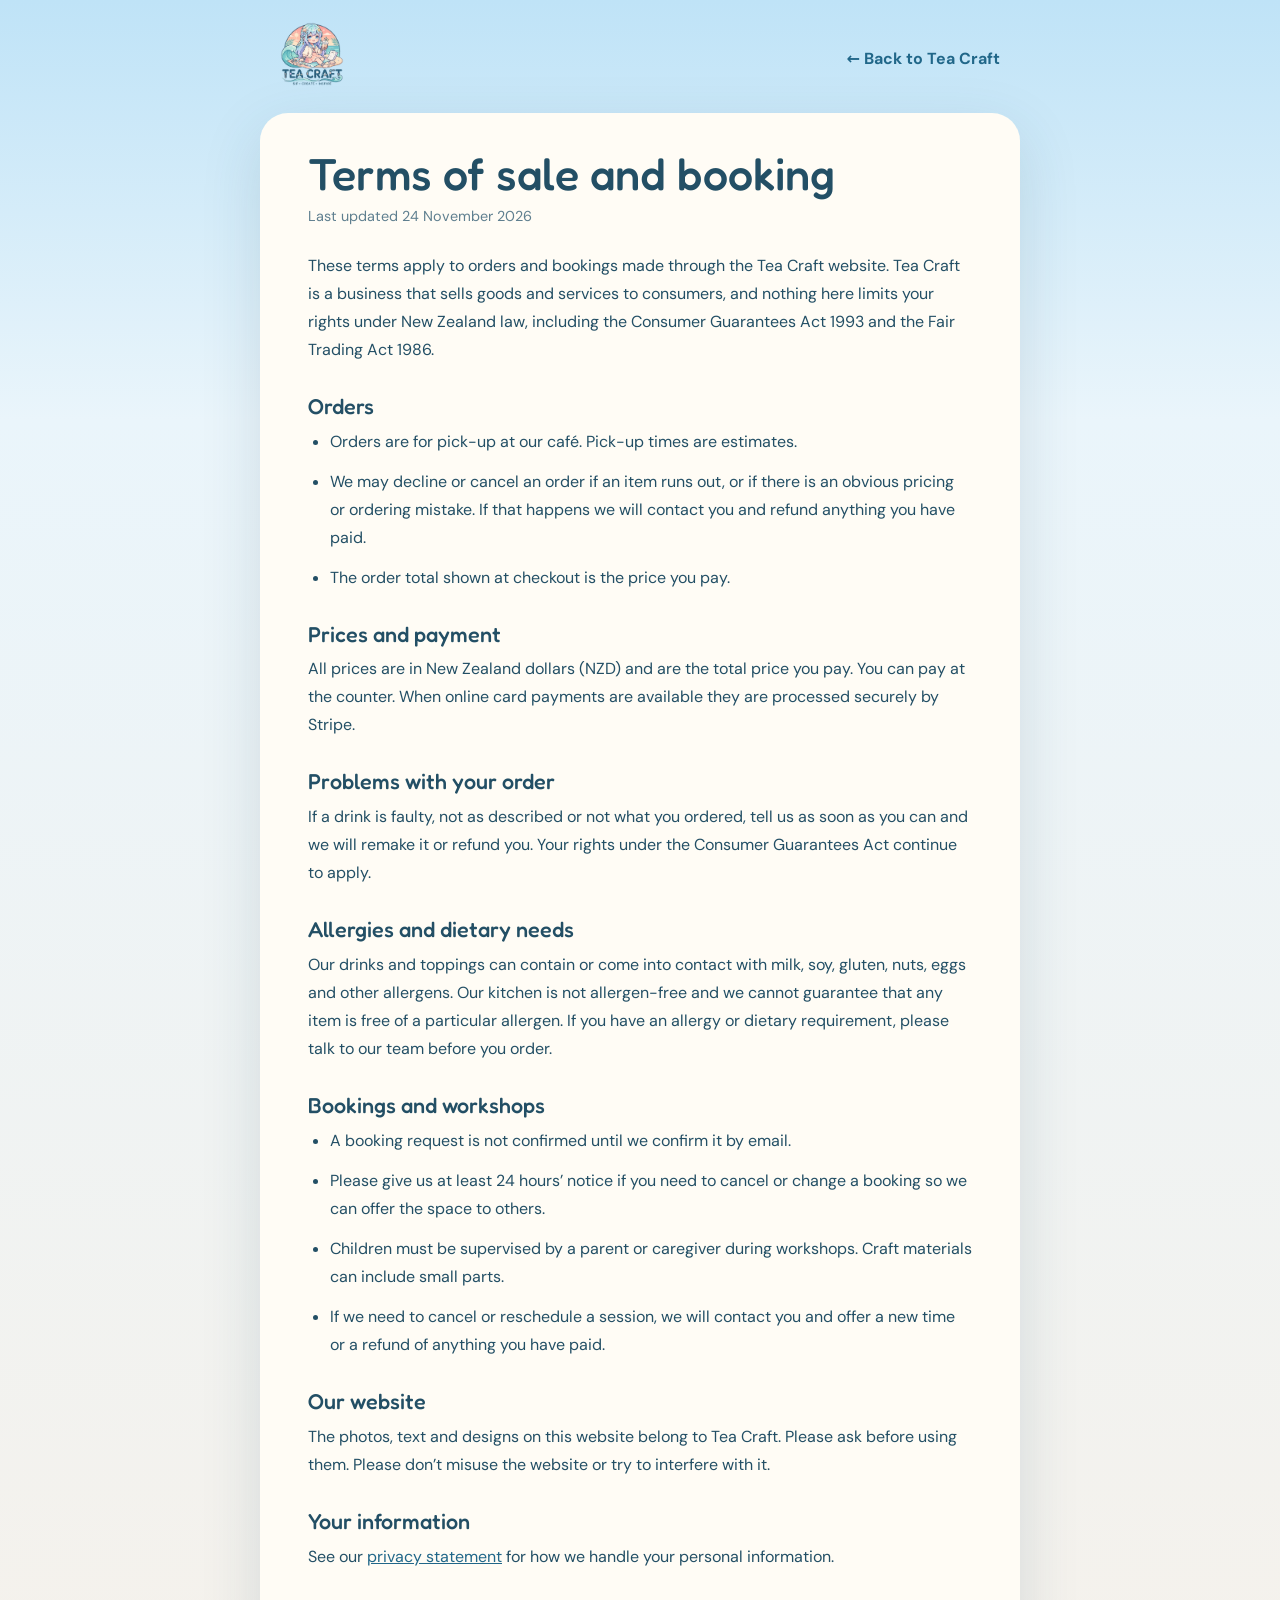
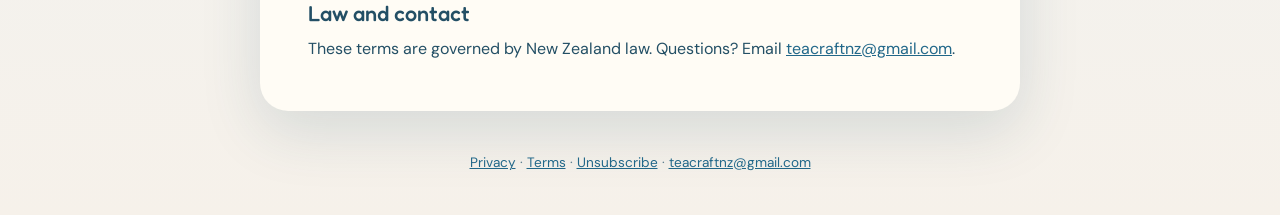
<file: removed-features/terms-of-sale.html>
<!DOCTYPE html><html lang="en-NZ"><head><meta charset="UTF-8"><meta name="viewport" content="width=device-width,initial-scale=1"><title>Terms of sale and booking | Tea Craft</title><meta name="description" content="Terms for ordering and booking at Tea Craft."><meta name="robots" content="index,follow"><link rel="canonical" href="https://teacraft.co.nz/terms"><link rel="icon" href="/favicon.png" type="image/png"><link rel="stylesheet" href="/assets/fonts.css">
<style>:root{--ink:#234f65;--blue:#216789;--muted:#5f7f8f}*{box-sizing:border-box}body{margin:0;background:linear-gradient(180deg,#bfe3f7,#eaf5fb 420px,#f6f1ea);color:var(--ink);font:400 1rem/1.75 'DM Sans',system-ui,sans-serif}
header{max-width:760px;margin:0 auto;padding:22px 20px 0;display:flex;align-items:center;gap:14px}header img{width:64px;height:auto}header a.back{margin-left:auto;font-weight:700;color:var(--blue);text-decoration:none}header a.back:hover{text-decoration:underline}
main{max-width:760px;margin:18px auto 40px;background:#fffcf5;border-radius:28px;padding:36px clamp(20px,5vw,48px);box-shadow:0 20px 60px #234f6526}
h1{font:500 clamp(2rem,5vw,2.8rem)/1.1 'Fredoka',sans-serif;margin:0 0 6px}h2{font:500 1.35rem/1.2 'Fredoka',sans-serif;margin:30px 0 8px}p,li{margin:0 0 12px}ul{padding-left:22px;margin:0 0 12px}
.meta{color:var(--muted);font-size:.9rem;margin-bottom:22px}a{color:var(--blue)}a:focus-visible,button:focus-visible,input:focus-visible{outline:3px solid #d66f58;outline-offset:3px}
table{width:100%;border-collapse:collapse;font-size:.92rem;margin:0 0 14px}th,td{text-align:left;vertical-align:top;padding:9px 10px;border-bottom:1px solid #d7e7ee}th{color:var(--muted);font-size:.78rem;text-transform:uppercase;letter-spacing:.05em}
.btn{display:inline-block;background:var(--blue);color:#fff;padding:13px 22px;border-radius:999px;font-weight:700;text-decoration:none;border:0;font:inherit;font-weight:700;cursor:pointer}
input[type=email]{width:100%;font:inherit;padding:13px 14px;border:1.5px solid #cfe3ec;border-radius:14px;margin:6px 0 14px;background:#fff;color:var(--ink)}
footer{max-width:760px;margin:0 auto 40px;padding:0 20px;text-align:center;font-size:.85rem;color:var(--muted)}</style></head><body>
<header><a href="/" aria-label="Tea Craft home"><img src="/assets/logo.webp" width="660" height="662" alt="Tea Craft"></a><a class="back" href="/">← Back to Tea Craft</a></header>
<main><h1>Terms of sale and booking</h1><p class="meta">Last updated 24 November 2026</p>
<p>These terms apply to orders and bookings made through the Tea Craft website. Tea Craft is a business that sells goods and services to consumers, and nothing here limits your rights under New Zealand law, including the Consumer Guarantees Act 1993 and the Fair Trading Act 1986.</p>
<h2>Orders</h2><ul><li>Orders are for pick-up at our café. Pick-up times are estimates.</li><li>We may decline or cancel an order if an item runs out, or if there is an obvious pricing or ordering mistake. If that happens we will contact you and refund anything you have paid.</li><li>The order total shown at checkout is the price you pay.</li></ul>
<h2>Prices and payment</h2><p>All prices are in New Zealand dollars (NZD) and are the total price you pay. You can pay at the counter. When online card payments are available they are processed securely by Stripe.</p>
<h2>Problems with your order</h2><p>If a drink is faulty, not as described or not what you ordered, tell us as soon as you can and we will remake it or refund you. Your rights under the Consumer Guarantees Act continue to apply.</p>
<h2>Allergies and dietary needs</h2><p>Our drinks and toppings can contain or come into contact with milk, soy, gluten, nuts, eggs and other allergens. Our kitchen is not allergen-free and we cannot guarantee that any item is free of a particular allergen. If you have an allergy or dietary requirement, please talk to our team before you order.</p>
<h2>Bookings and workshops</h2><ul><li>A booking request is not confirmed until we confirm it by email.</li><li>Please give us at least 24 hours’ notice if you need to cancel or change a booking so we can offer the space to others.</li><li>Children must be supervised by a parent or caregiver during workshops. Craft materials can include small parts.</li><li>If we need to cancel or reschedule a session, we will contact you and offer a new time or a refund of anything you have paid.</li></ul>
<h2>Our website</h2><p>The photos, text and designs on this website belong to Tea Craft. Please ask before using them. Please don’t misuse the website or try to interfere with it.</p>
<h2>Your information</h2><p>See our <a href="/privacy">privacy statement</a> for how we handle your personal information.</p>
<h2>Law and contact</h2><p>These terms are governed by New Zealand law. Questions? Email <a href="mailto:teacraftnz@gmail.com">teacraftnz@gmail.com</a>.</p></main><footer><a href="/privacy">Privacy</a> · <a href="/terms">Terms</a> · <a href="/unsubscribe">Unsubscribe</a> · <a href="mailto:teacraftnz@gmail.com">teacraftnz@gmail.com</a></footer></body></html>
</file>
<file: assets/fonts.css>
/* Fonts are hosted on this site (no requests to Google). Latin-extended is included for Māori macrons (ā ē ī ō ū). */
@font-face{font-family:'Fredoka';font-style:normal;font-display:swap;font-weight:300 700;src:url('fonts/fredoka-latin-wght-normal.woff2') format('woff2');unicode-range:U+0000-00FF,U+0131,U+0152-0153,U+02BB-02BC,U+02C6,U+02DA,U+02DC,U+0304,U+0308,U+0329,U+2000-206F,U+20AC,U+2122,U+2191,U+2193,U+2212,U+2215,U+FEFF,U+FFFD}
@font-face{font-family:'Fredoka';font-style:normal;font-display:swap;font-weight:300 700;src:url('fonts/fredoka-latin-ext-wght-normal.woff2') format('woff2');unicode-range:U+0100-02BA,U+02BD-02C5,U+02C7-02CC,U+02CE-02D7,U+02DD-02FF,U+0304,U+0308,U+0329,U+1D00-1DBF,U+1E00-1E9F,U+1EF2-1EFF,U+2020,U+20A0-20AB,U+20AD-20C0,U+2113,U+2C60-2C7F,U+A720-A7FF}
@font-face{font-family:'DM Sans';font-style:normal;font-display:swap;font-weight:100 1000;src:url('fonts/dm-sans-latin-wght-normal.woff2') format('woff2');unicode-range:U+0000-00FF,U+0131,U+0152-0153,U+02BB-02BC,U+02C6,U+02DA,U+02DC,U+0304,U+0308,U+0329,U+2000-206F,U+20AC,U+2122,U+2191,U+2193,U+2212,U+2215,U+FEFF,U+FFFD}
@font-face{font-family:'DM Sans';font-style:normal;font-display:swap;font-weight:100 1000;src:url('fonts/dm-sans-latin-ext-wght-normal.woff2') format('woff2');unicode-range:U+0100-02BA,U+02BD-02C5,U+02C7-02CC,U+02CE-02D7,U+02DD-02FF,U+0304,U+0308,U+0329,U+1D00-1DBF,U+1E00-1E9F,U+1EF2-1EFF,U+2020,U+20A0-20AB,U+20AD-20C0,U+2113,U+2C60-2C7F,U+A720-A7FF}
@font-face{font-family:'Caveat';font-style:normal;font-display:swap;font-weight:400 700;src:url('fonts/caveat-latin-wght-normal.woff2') format('woff2');unicode-range:U+0000-00FF,U+0131,U+0152-0153,U+02BB-02BC,U+02C6,U+02DA,U+02DC,U+0304,U+0308,U+0329,U+2000-206F,U+20AC,U+2122,U+2191,U+2193,U+2212,U+2215,U+FEFF,U+FFFD}
@font-face{font-family:'Caveat';font-style:normal;font-display:swap;font-weight:400 700;src:url('fonts/caveat-latin-ext-wght-normal.woff2') format('woff2');unicode-range:U+0100-02BA,U+02BD-02C5,U+02C7-02CC,U+02CE-02D7,U+02DD-02FF,U+0304,U+0308,U+0329,U+1D00-1DBF,U+1E00-1E9F,U+1EF2-1EFF,U+2020,U+20A0-20AB,U+20AD-20C0,U+2113,U+2C60-2C7F,U+A720-A7FF}
</file>
